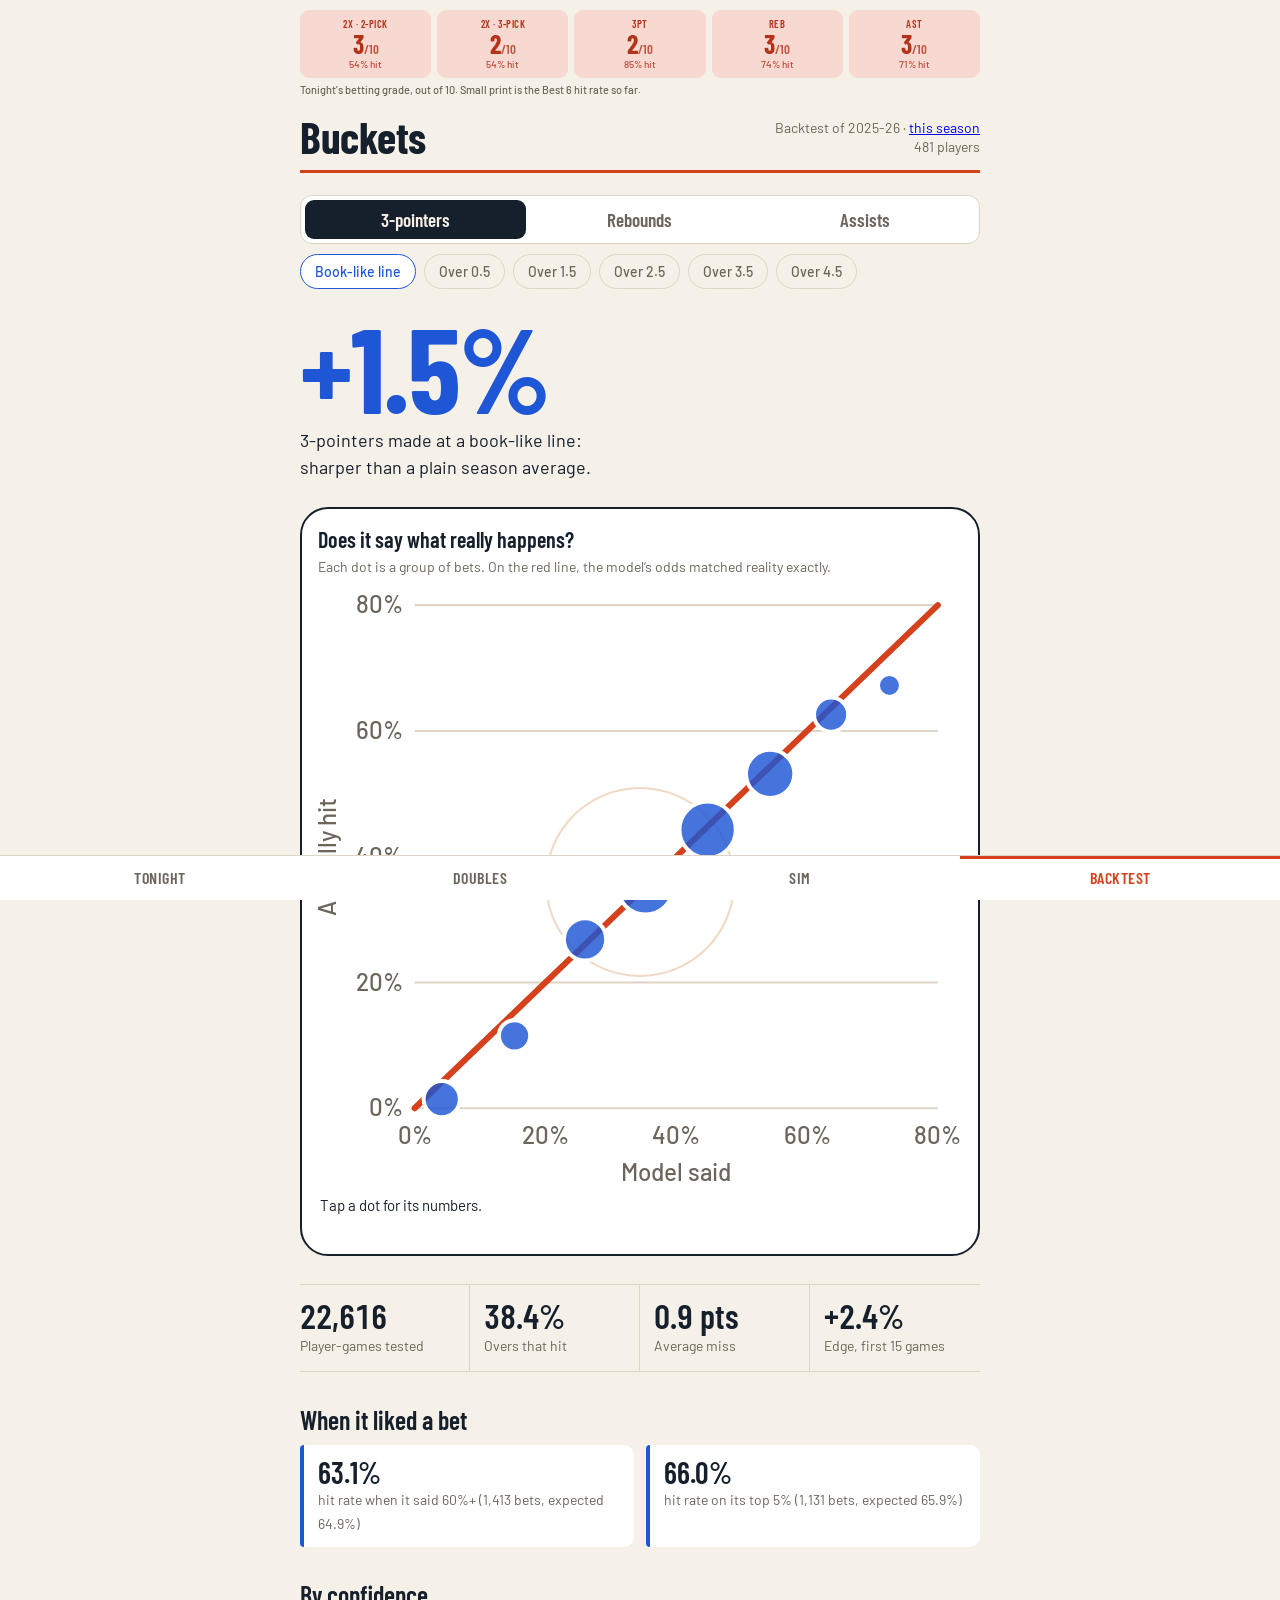
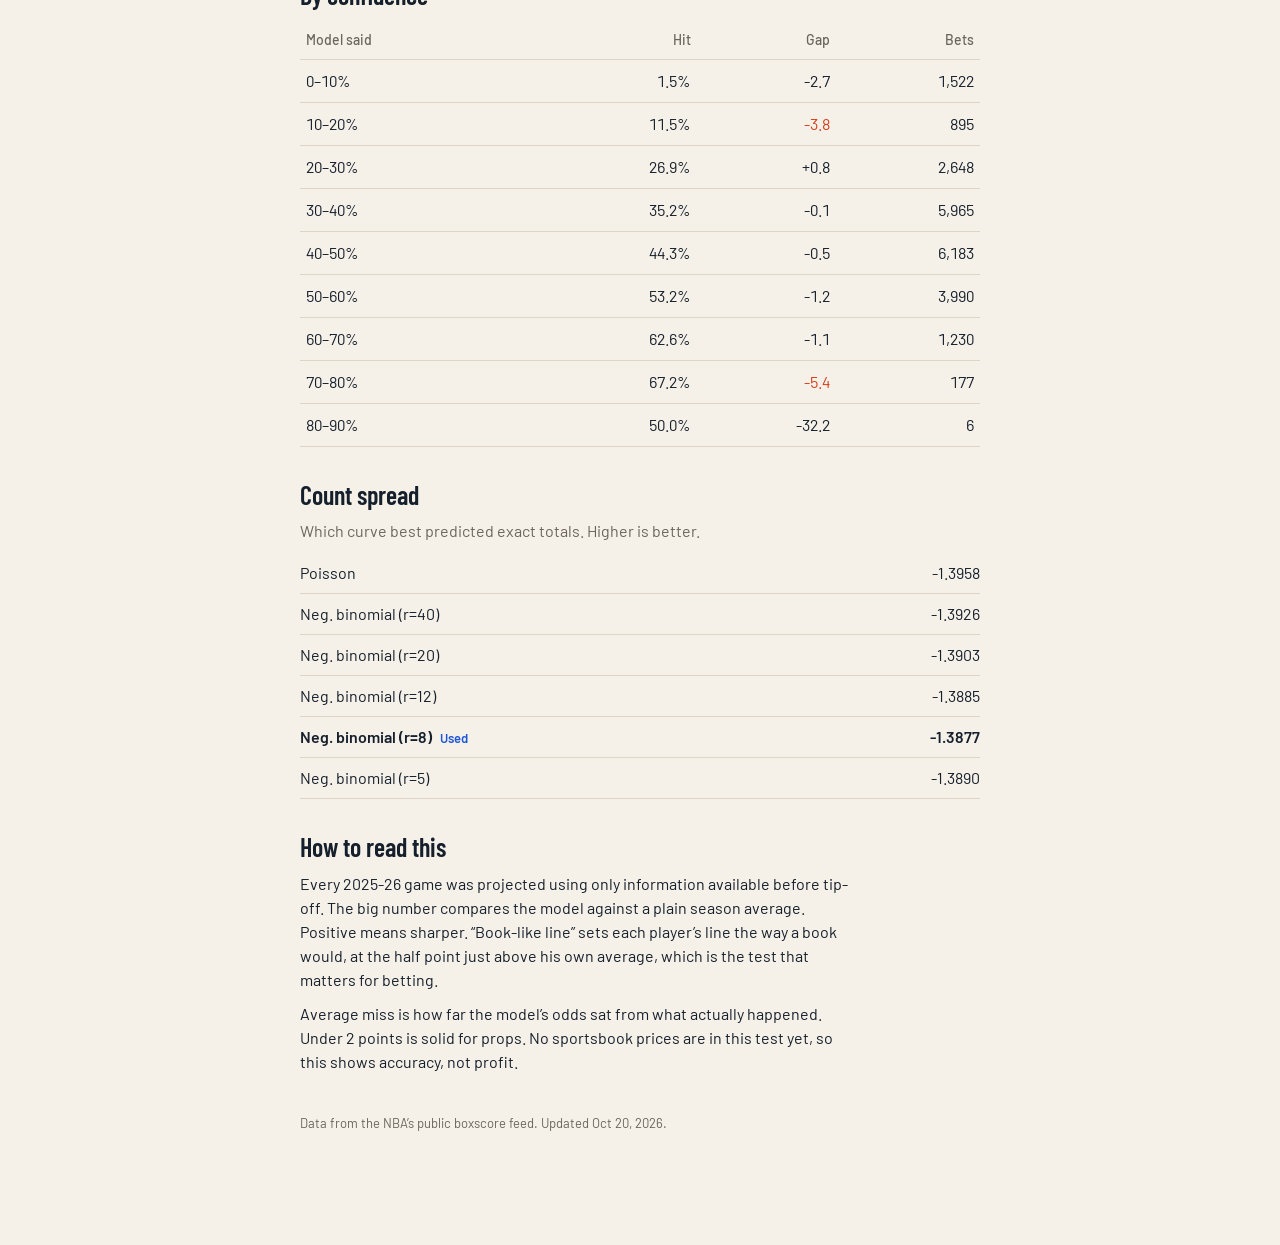
<file: docs/app.html>
<!doctype html>
<html lang="en">
<head>
<meta charset="utf-8">
<meta name="viewport" content="width=device-width, initial-scale=1, viewport-fit=cover">
<meta name="apple-mobile-web-app-capable" content="yes">
<meta name="apple-mobile-web-app-status-bar-style" content="default">
<meta name="apple-mobile-web-app-title" content="Buckets">
<title>Buckets — NBA model backtest</title>
<link rel="preconnect" href="https://fonts.googleapis.com">
<link rel="preconnect" href="https://fonts.gstatic.com" crossorigin>
<link href="https://fonts.googleapis.com/css2?family=Barlow+Condensed:wght@500;600;700&family=Barlow:wght@400;500;600&display=swap" rel="stylesheet">
<link rel="icon" type="image/png" href="favicon.png">
<link rel="apple-touch-icon" href="apple-touch-icon.png">
<link rel="manifest" href="manifest.json">
<meta name="theme-color" content="#14110E">
<link rel="stylesheet" href="style.css">
</head>
<body>
<main>
  <header class="masthead">
    <h1 class="wordmark">Buckets</h1>
    <p><span id="meta">NBA props model</span></p>
  </header>
  <div id="app" hidden>
    <div class="switch" role="group" aria-label="Market">
      <button data-market="thr" aria-pressed="true">3-pointers</button>
      <button data-market="reb" aria-pressed="false">Rebounds</button>
      <button data-market="ast" aria-pressed="false">Assists</button>
    </div>
    <div class="lines" id="lines" role="group" aria-label="Line"></div>
    <div class="verdict">
      <span class="num" id="skill"></span>
      <p id="verdictText"></p>
    </div>
    <div class="rink">
      <h2>Does it say what really happens?</h2>
      <p class="sub">Each dot is a group of bets. On the red line, the model’s odds matched reality exactly.</p>
      <svg id="chart" viewBox="0 0 320 300" role="img" aria-label="Calibration chart"></svg>
      <div class="readout" id="readout" aria-live="polite">Tap a dot for its numbers.</div>
    </div>
    <div class="facts">
      <div class="fact"><b id="fN"></b><span>Player-games tested</span></div>
      <div class="fact"><b id="fBase"></b><span>Overs that hit</span></div>
      <div class="fact"><b id="fEce"></b><span>Average miss</span></div>
      <div class="fact"><b id="fEarly"></b><span>Edge, first 15 games</span></div>
    </div>
    <section class="block">
      <h2>When it liked a bet</h2>
      <div class="conf">
        <div><b id="c60"></b><span id="c60s"></span></div>
        <div><b id="ctop"></b><span id="ctops"></span></div>
      </div>
    </section>
    <section class="block">
      <h2>By confidence</h2>
      <div class="tablewrap">
        <table>
          <thead><tr><th>Model said</th><th>Hit</th><th>Gap</th><th>Bets</th></tr></thead>
          <tbody id="rows"></tbody>
        </table>
      </div>
    </section>
    <section class="block" id="fitBlock">
      <h2>Count spread</h2>
      <p class="muted">Which curve best predicted exact totals. Higher is better.</p>
      <ul class="fits" id="fits"></ul>
    </section>
    <section class="block">
      <h2>How to read this</h2>
      <p>Every 2025-26 game was projected using only information available before tip-off. The big number compares the model against a plain season average. Positive means sharper. “Book-like line” sets each player’s line the way a book would, at the half point just above his own average, which is the test that matters for betting.</p>
      <p>Average miss is how far the model’s odds sat from what actually happened. Under 2 points is solid for props. No sportsbook prices are in this test yet, so this shows accuracy, not profit.</p>
    </section>
  </div>
  <div class="empty" id="empty" hidden>
    <h2>No backtest yet</h2>
    <p>Results appear here after the pipeline runs once.</p>
    <ol>
      <li>Open the repo’s Actions tab.</li>
      <li>Choose Run backtest, then Run workflow.</li>
      <li>Come back in about 15 minutes and refresh.</li>
    </ol>
  </div>
  <footer id="foot">Data from the NBA’s public boxscore feed.</footer>
</main>
<script src="app.js"></script>
<script src="nav.js"></script>
</body>
</html>
</file>
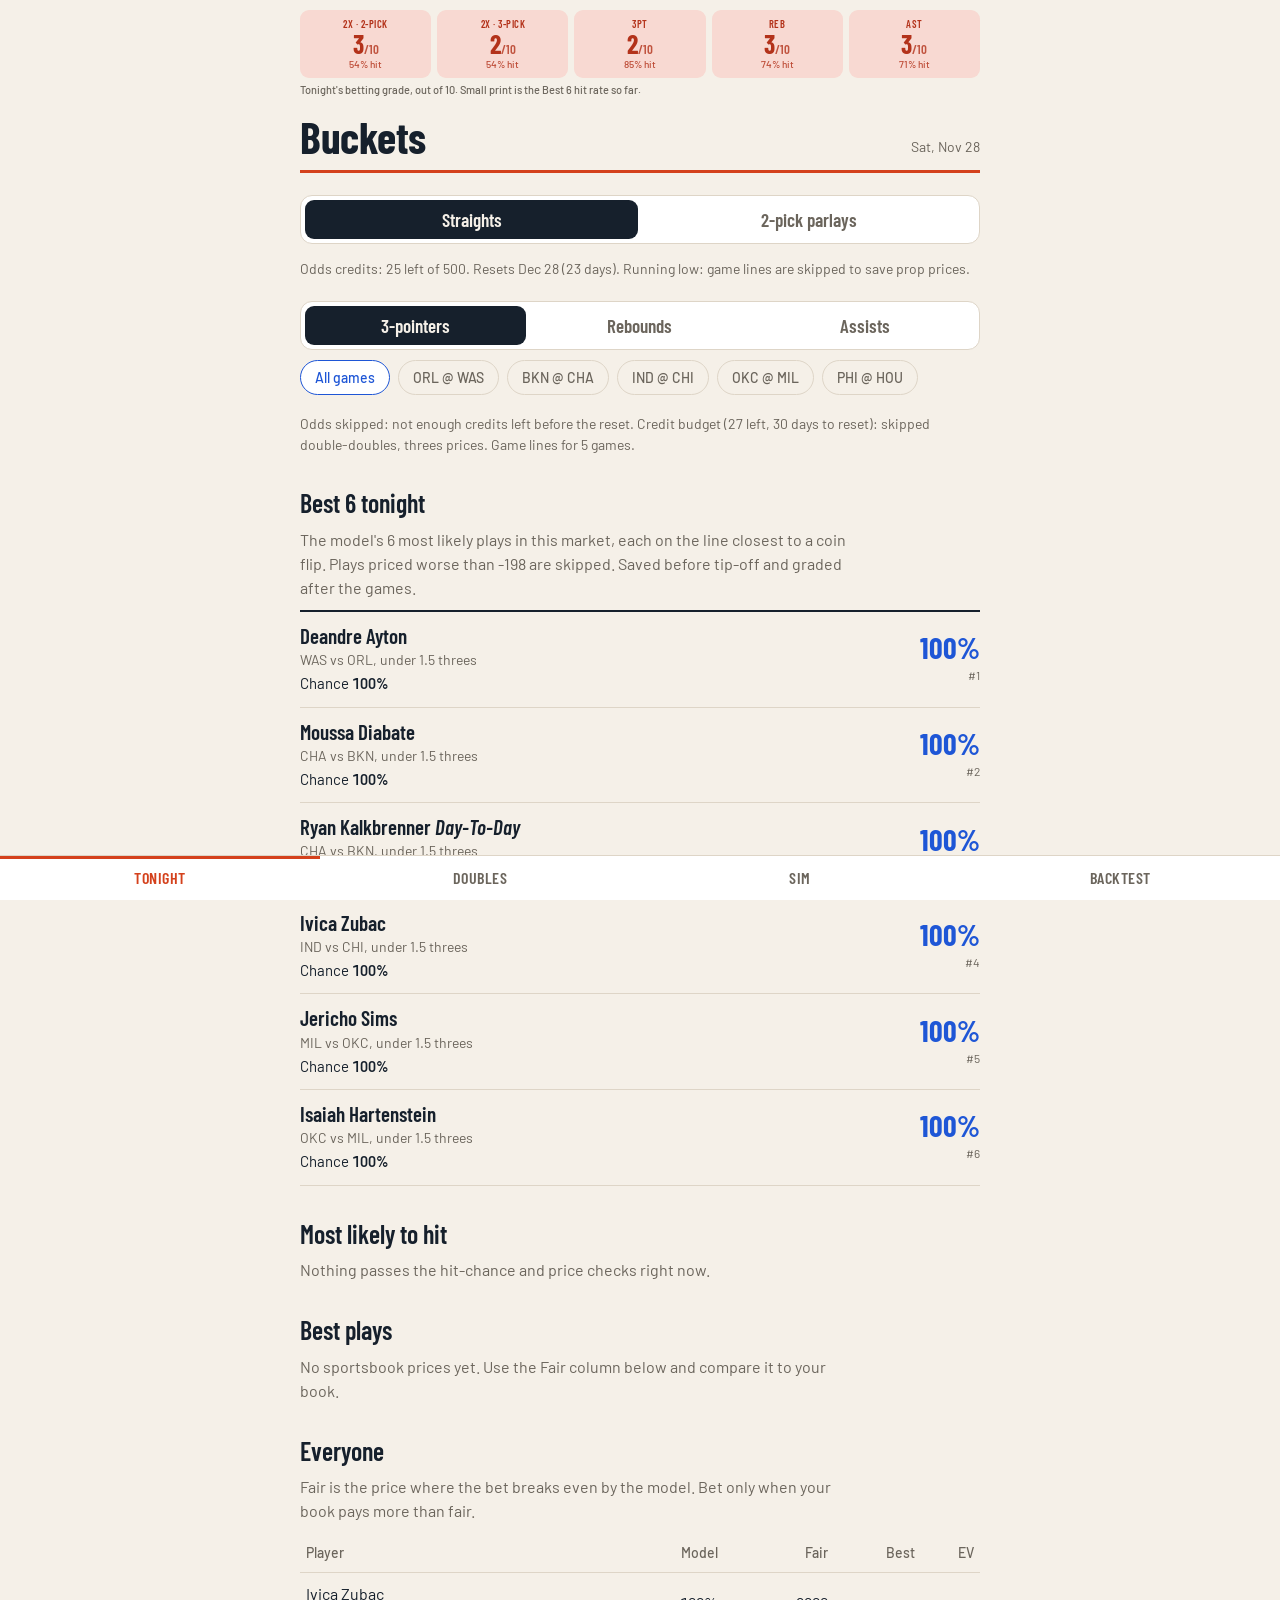
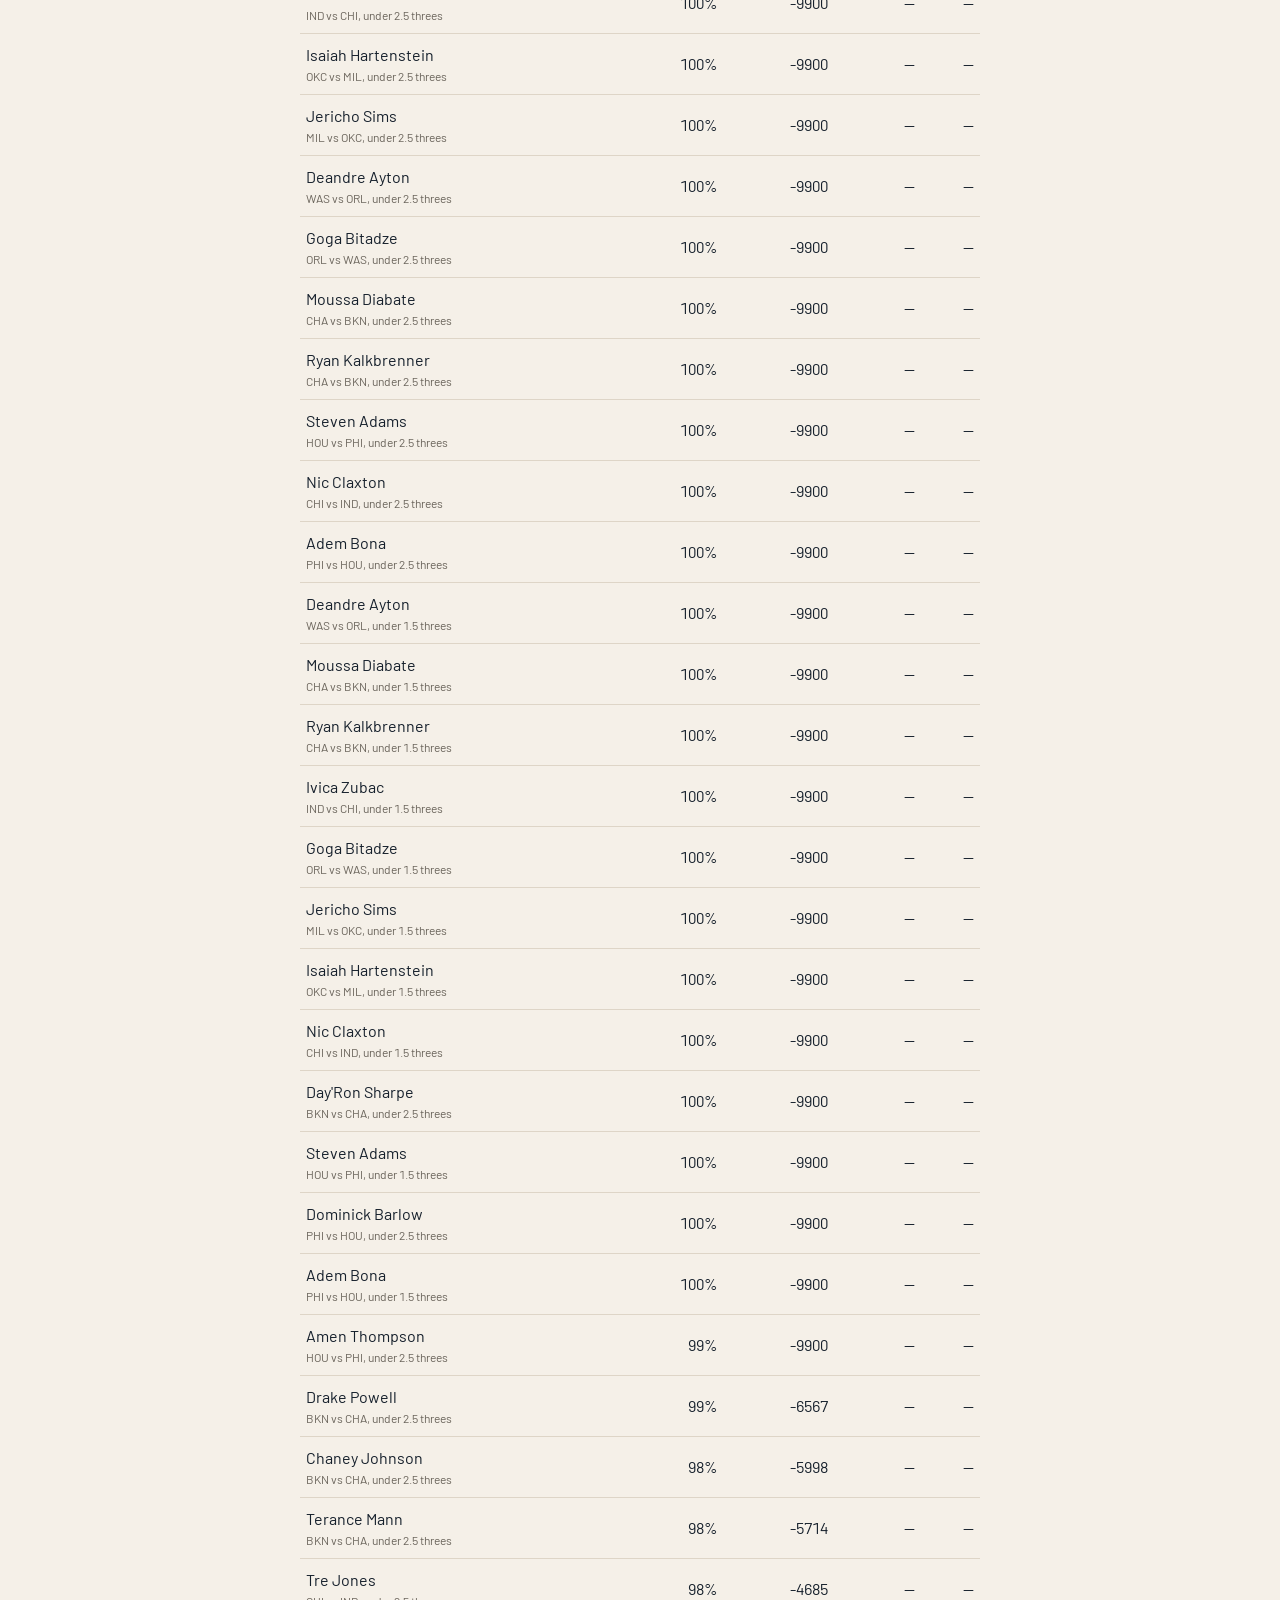
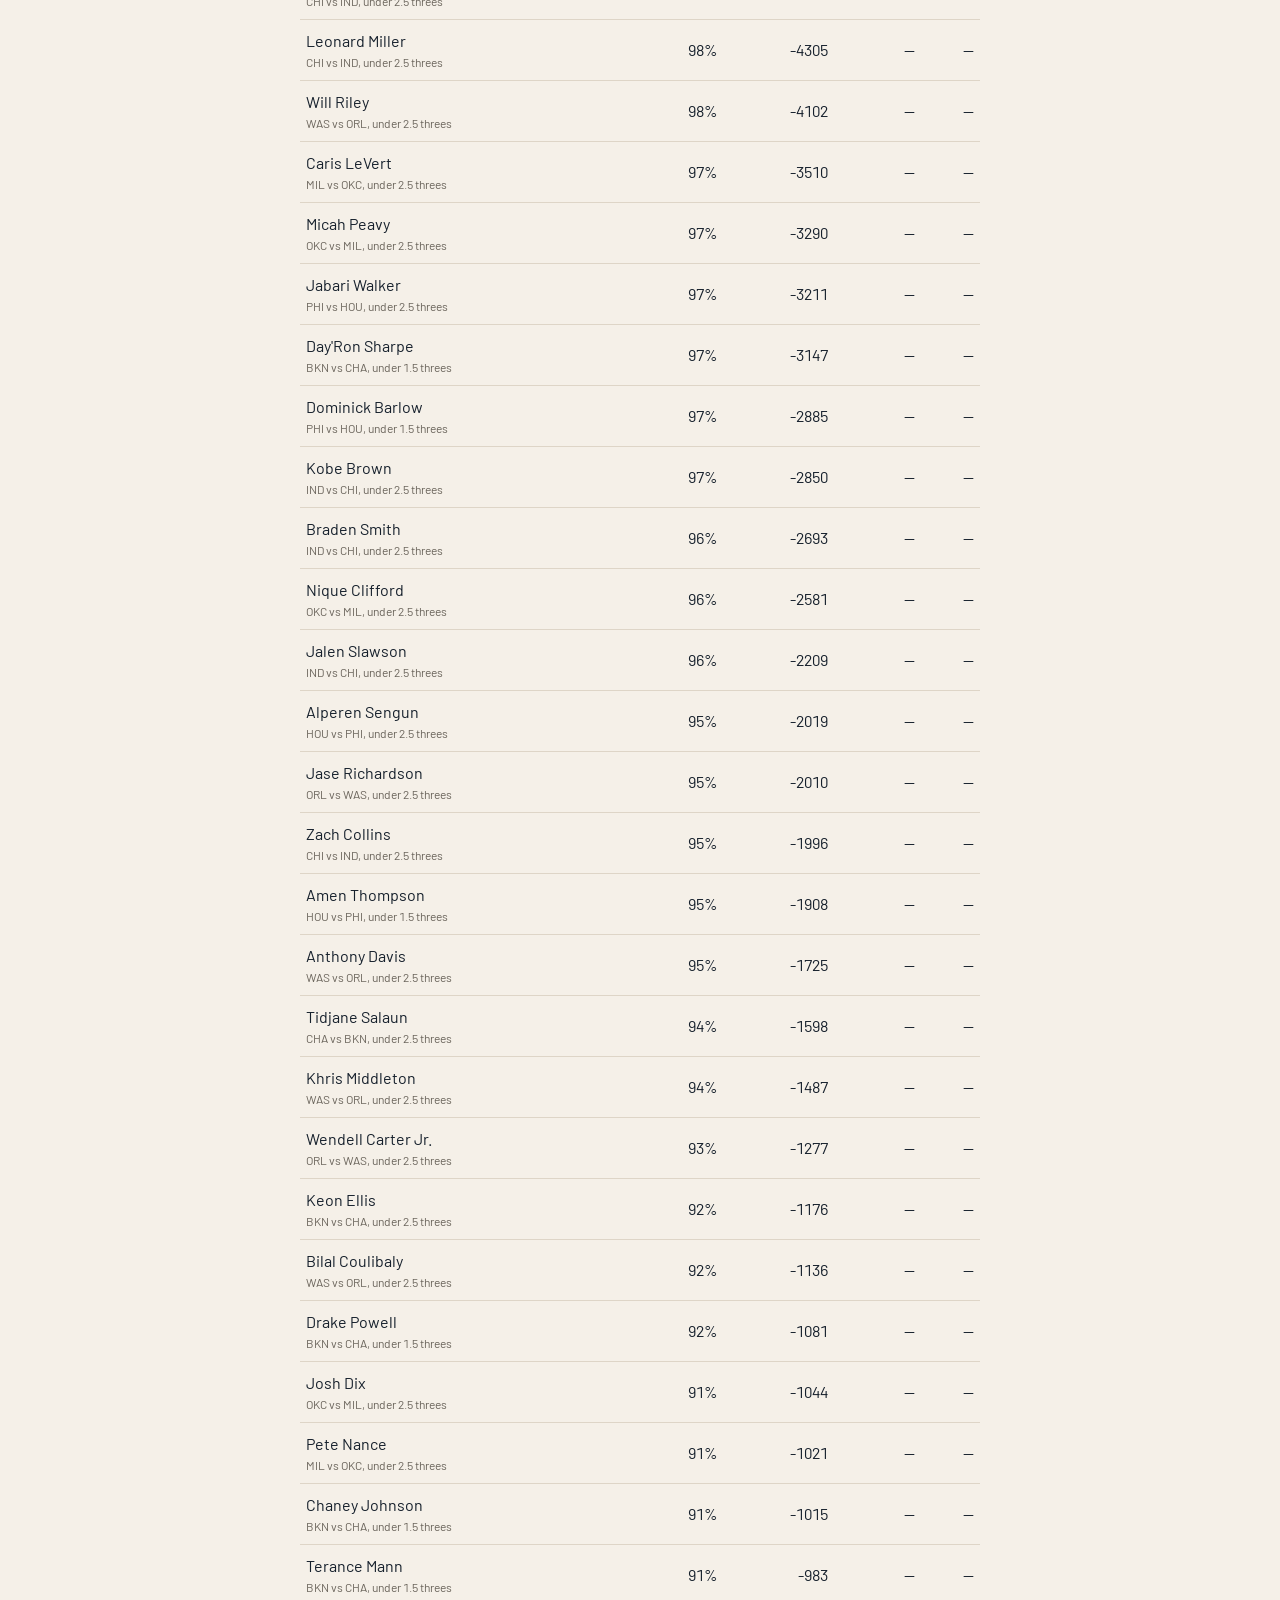
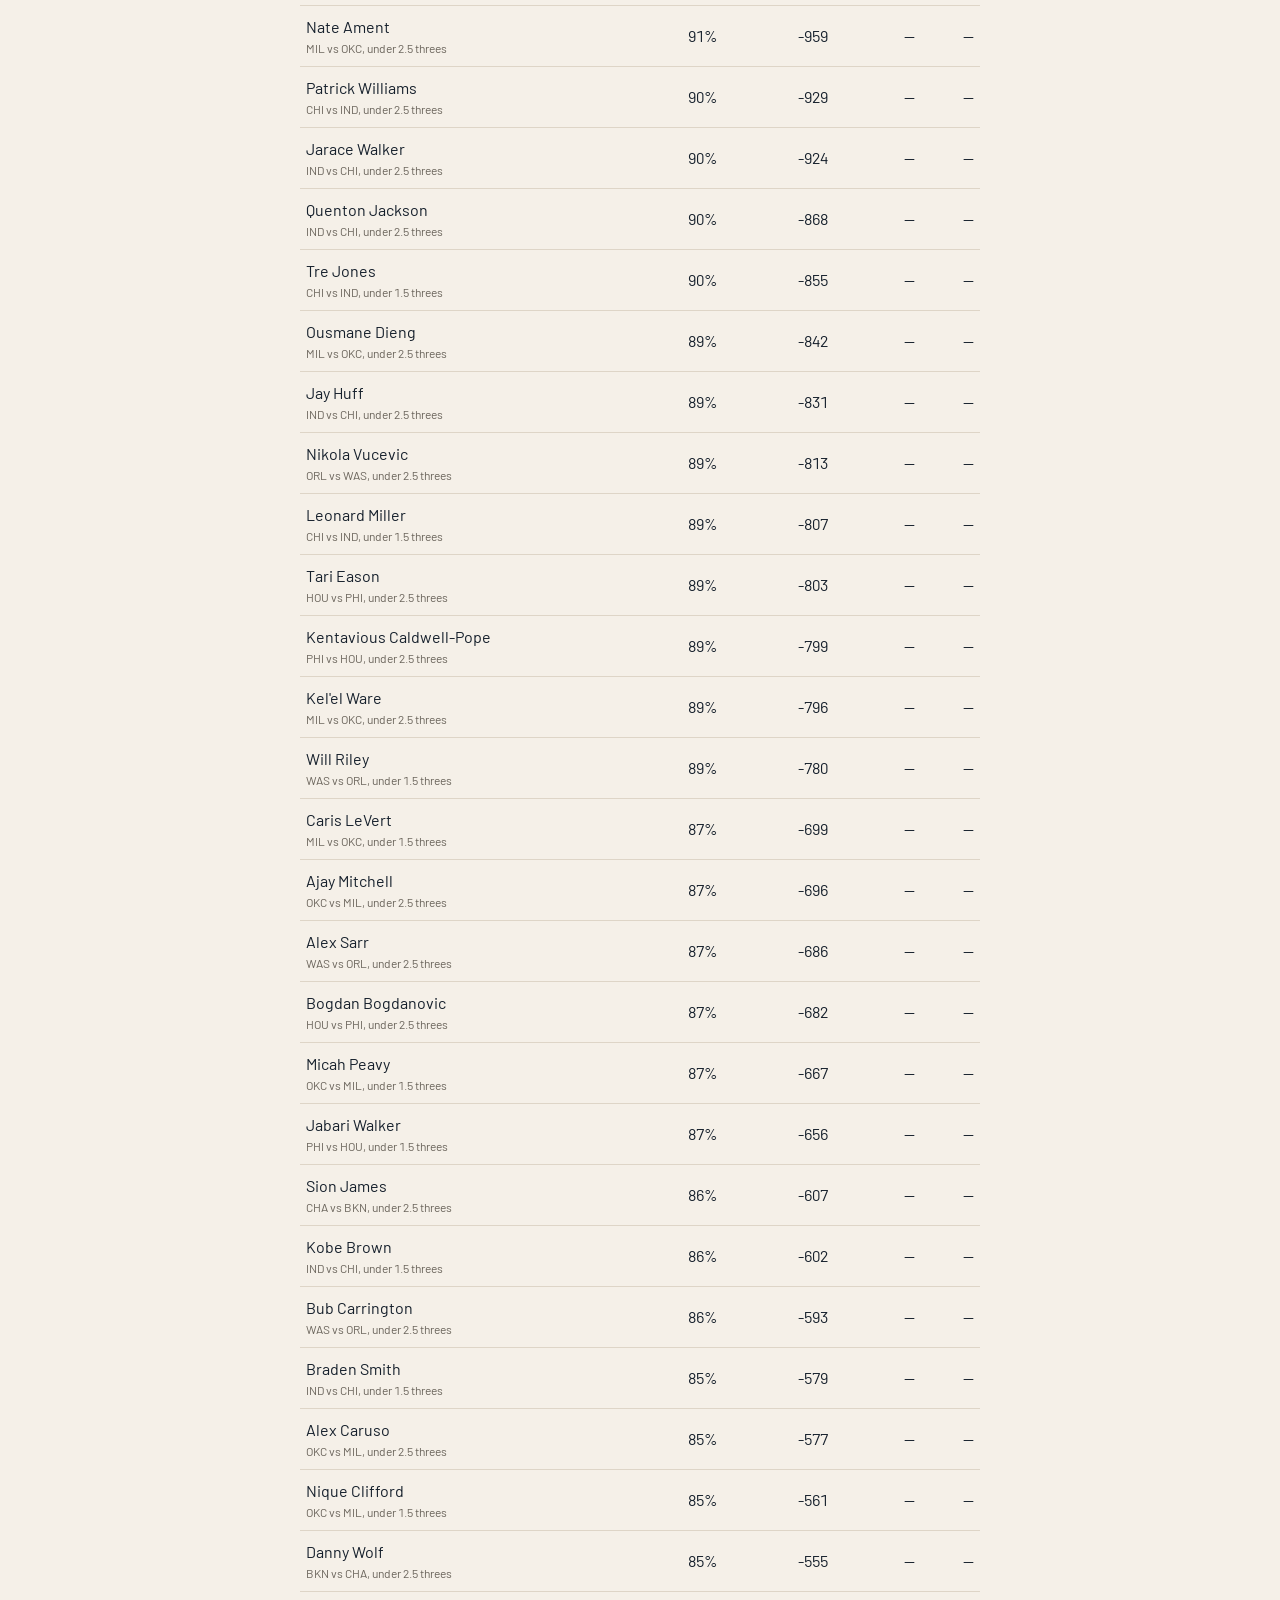
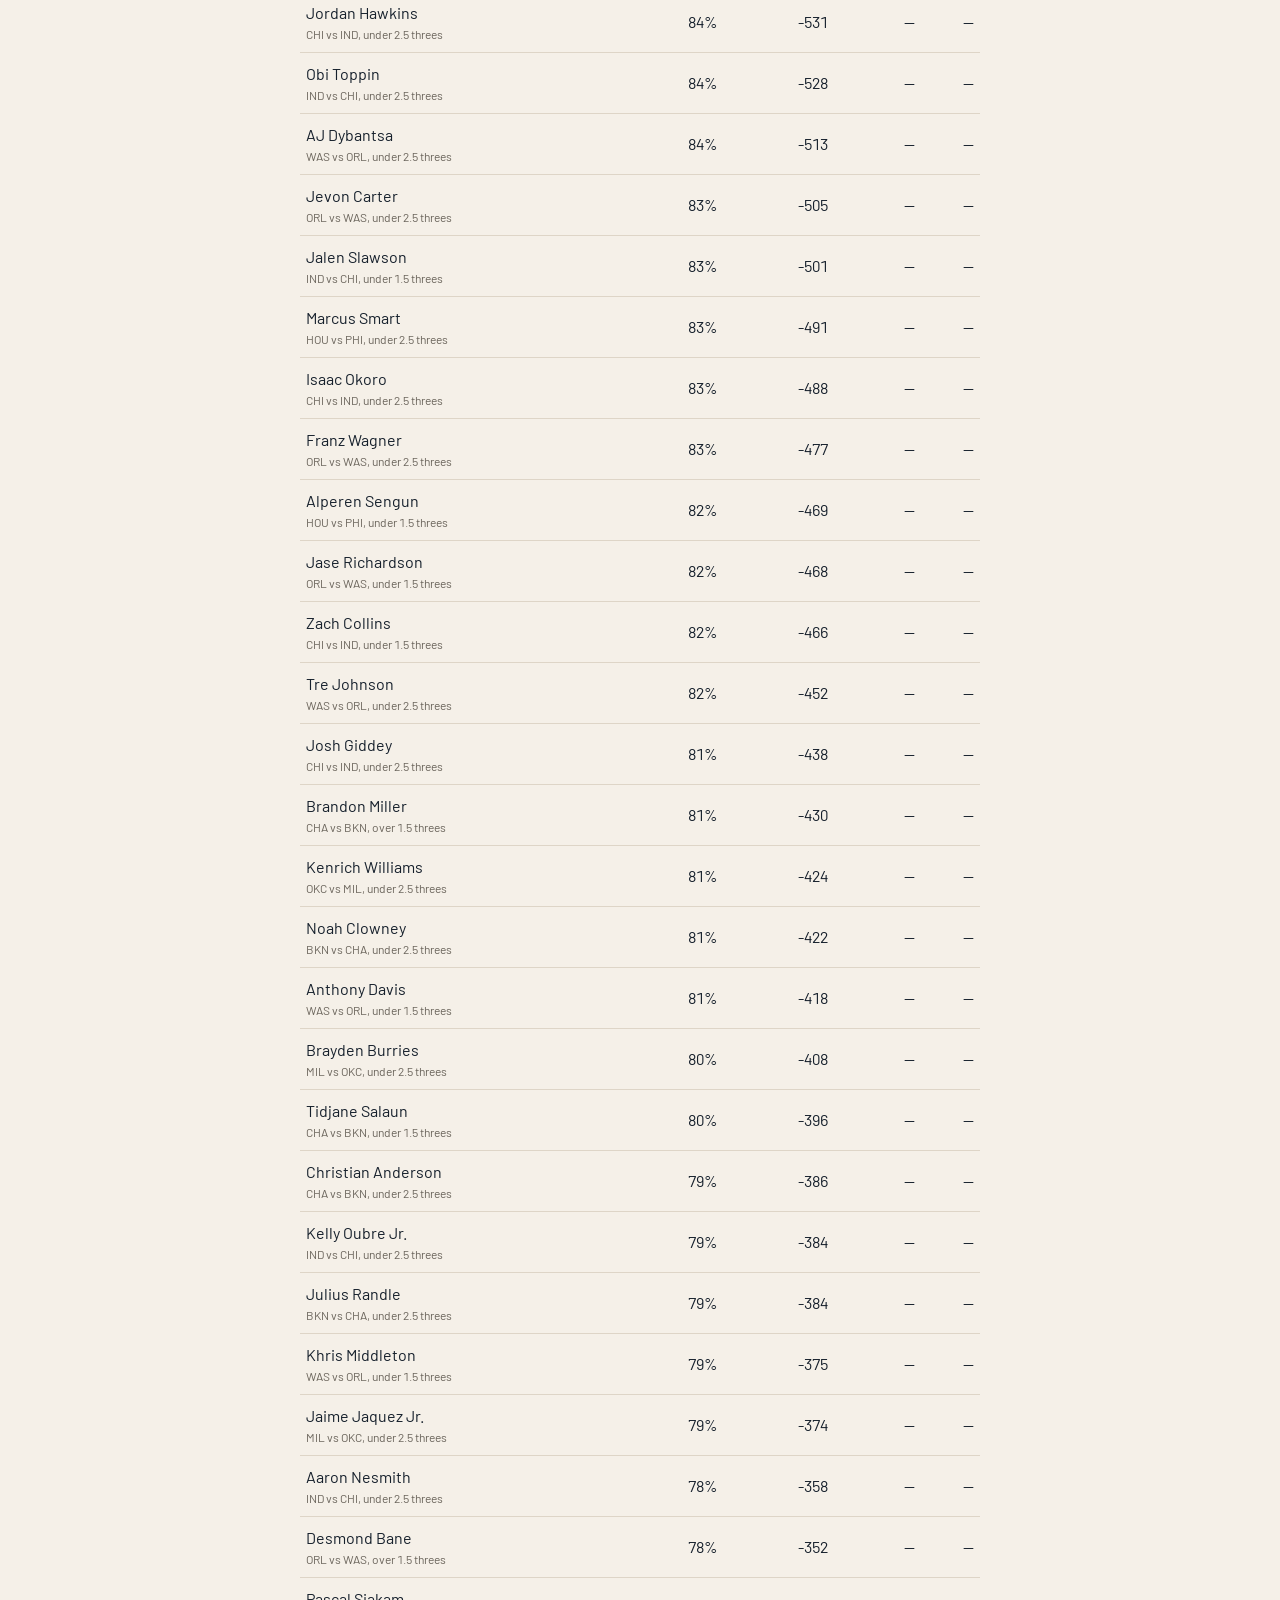
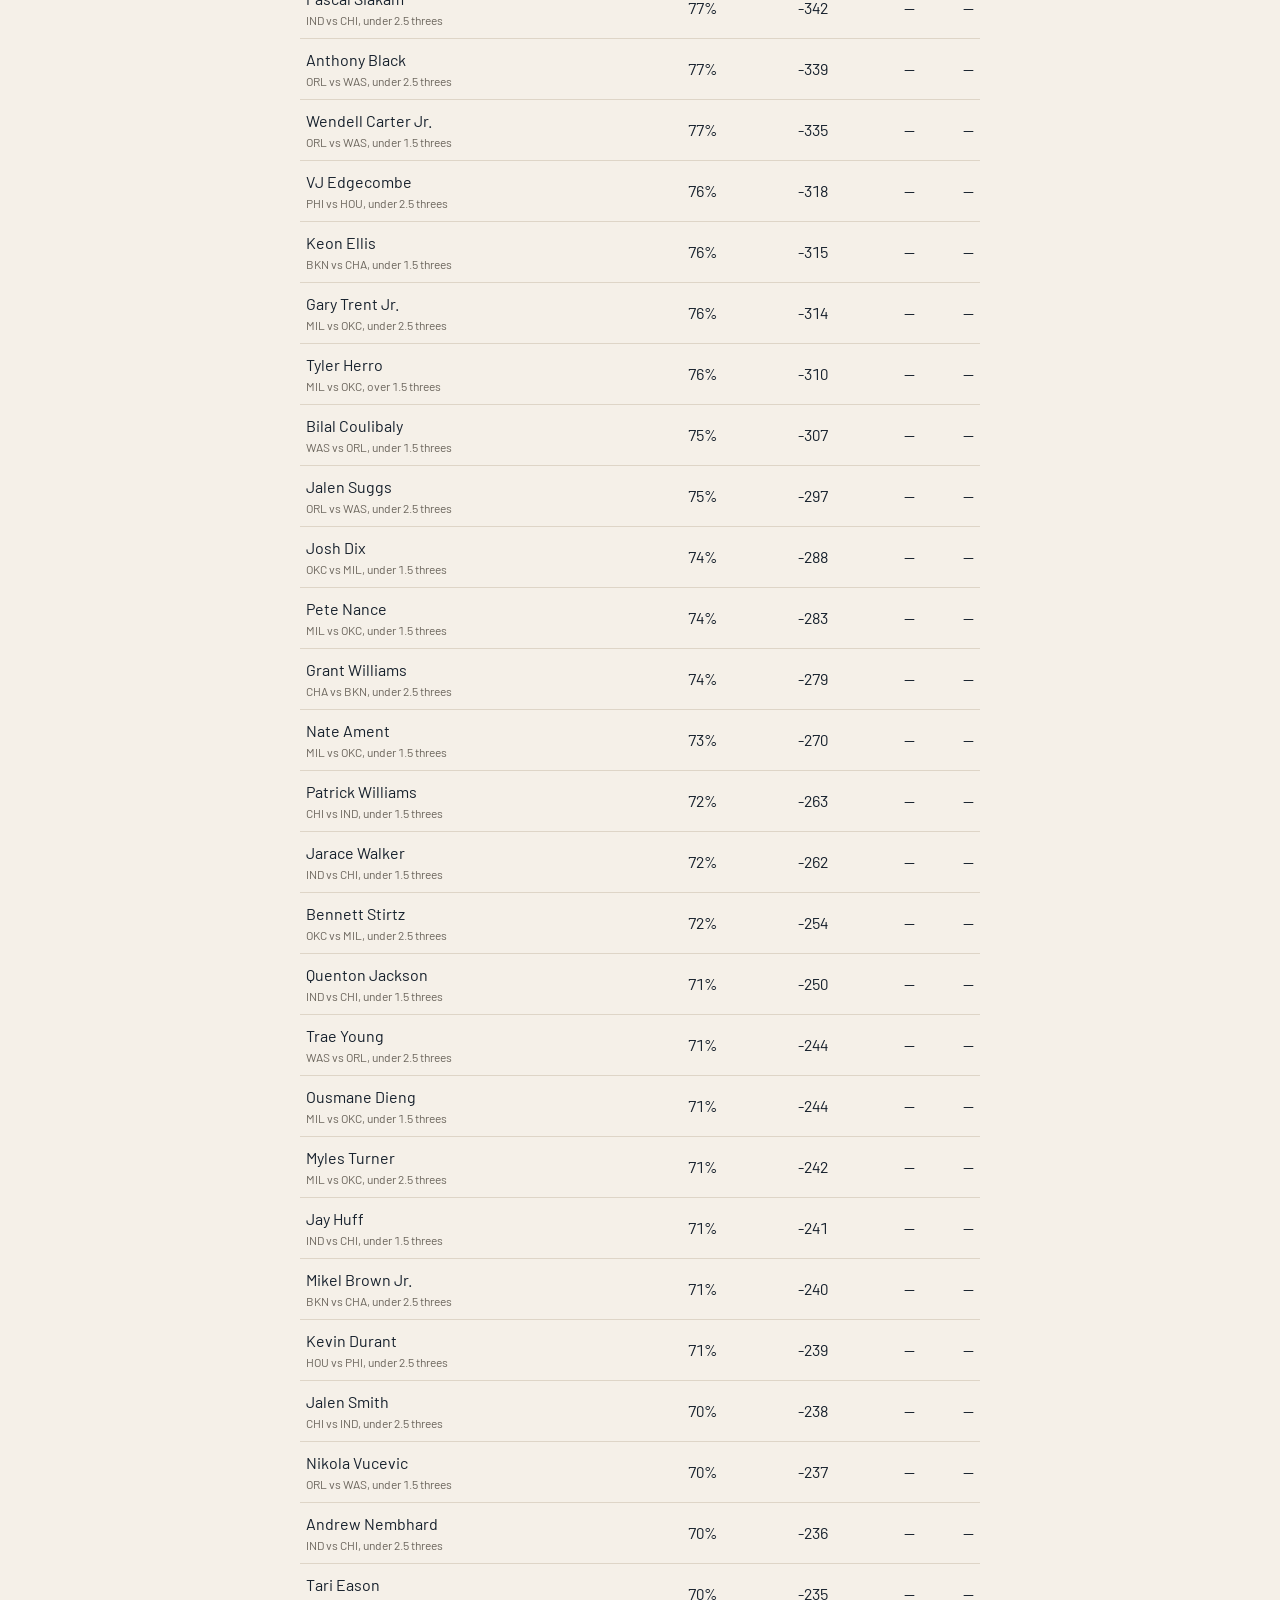
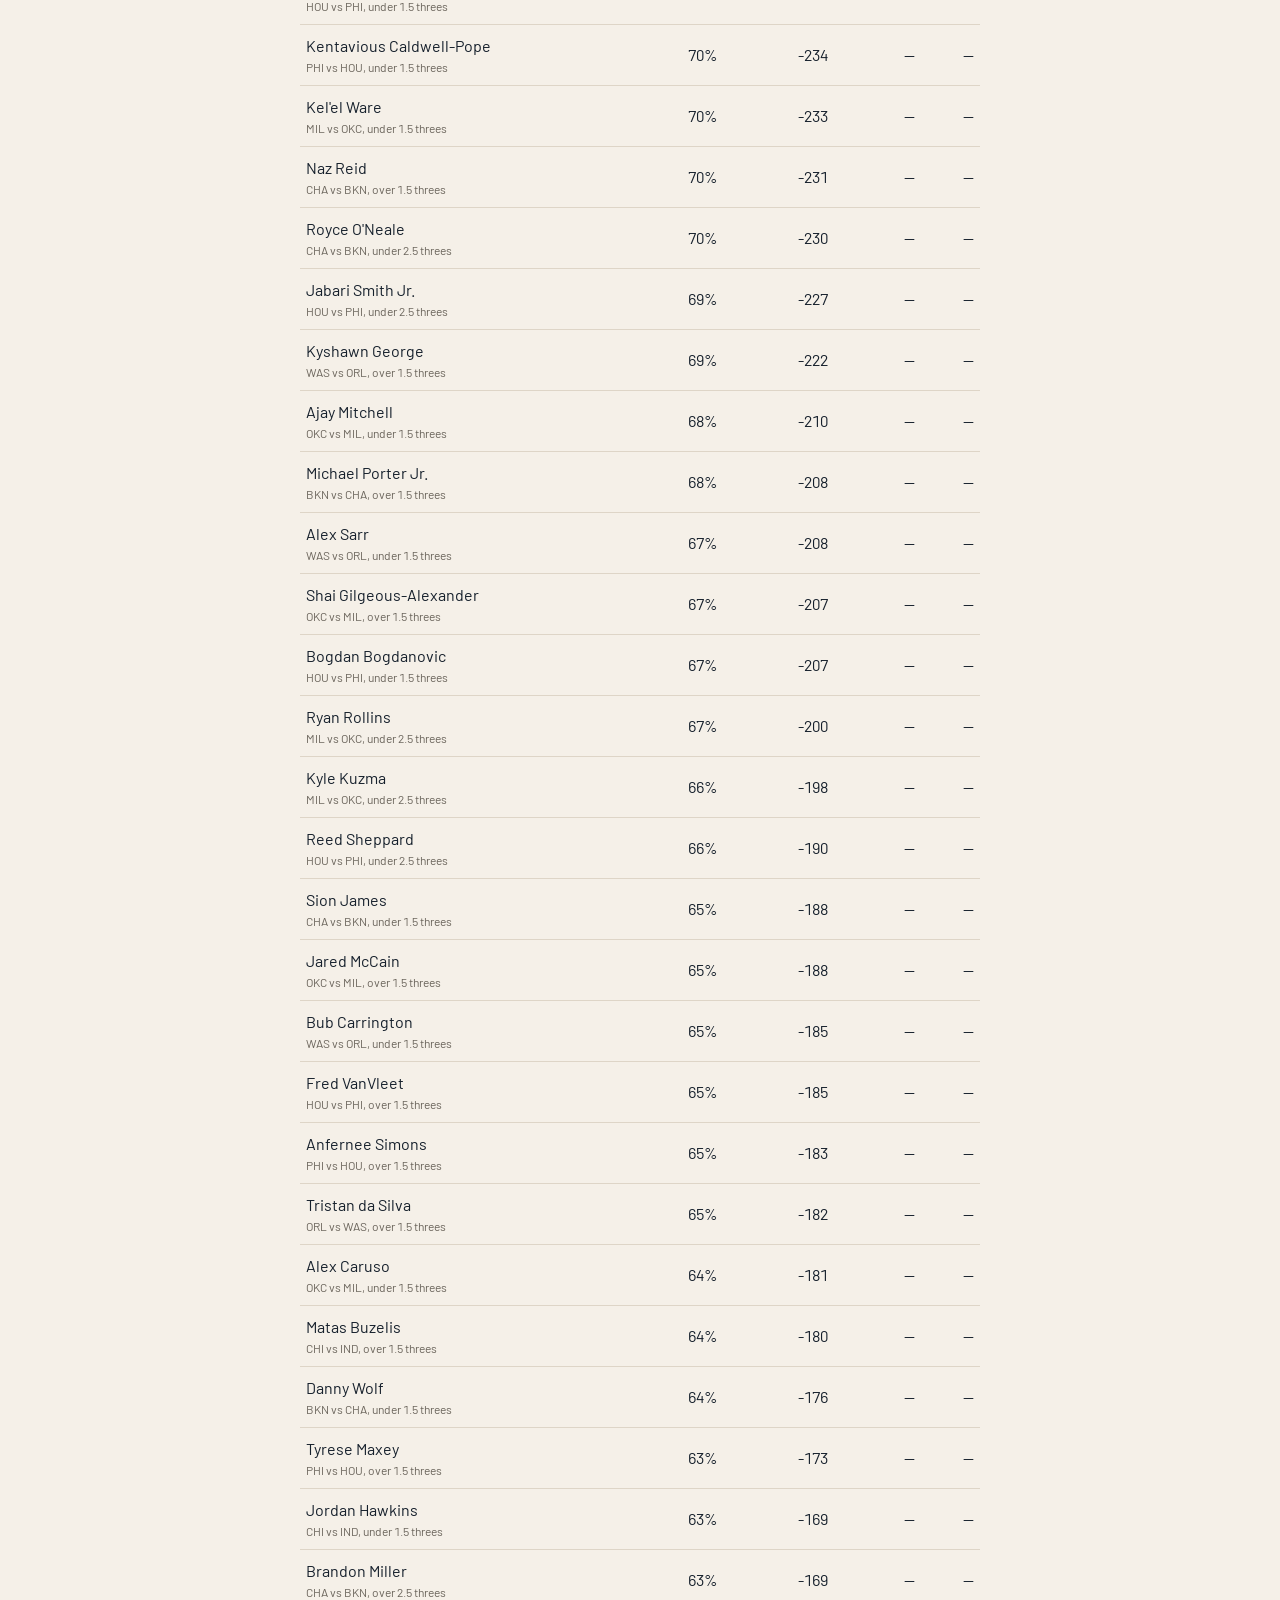
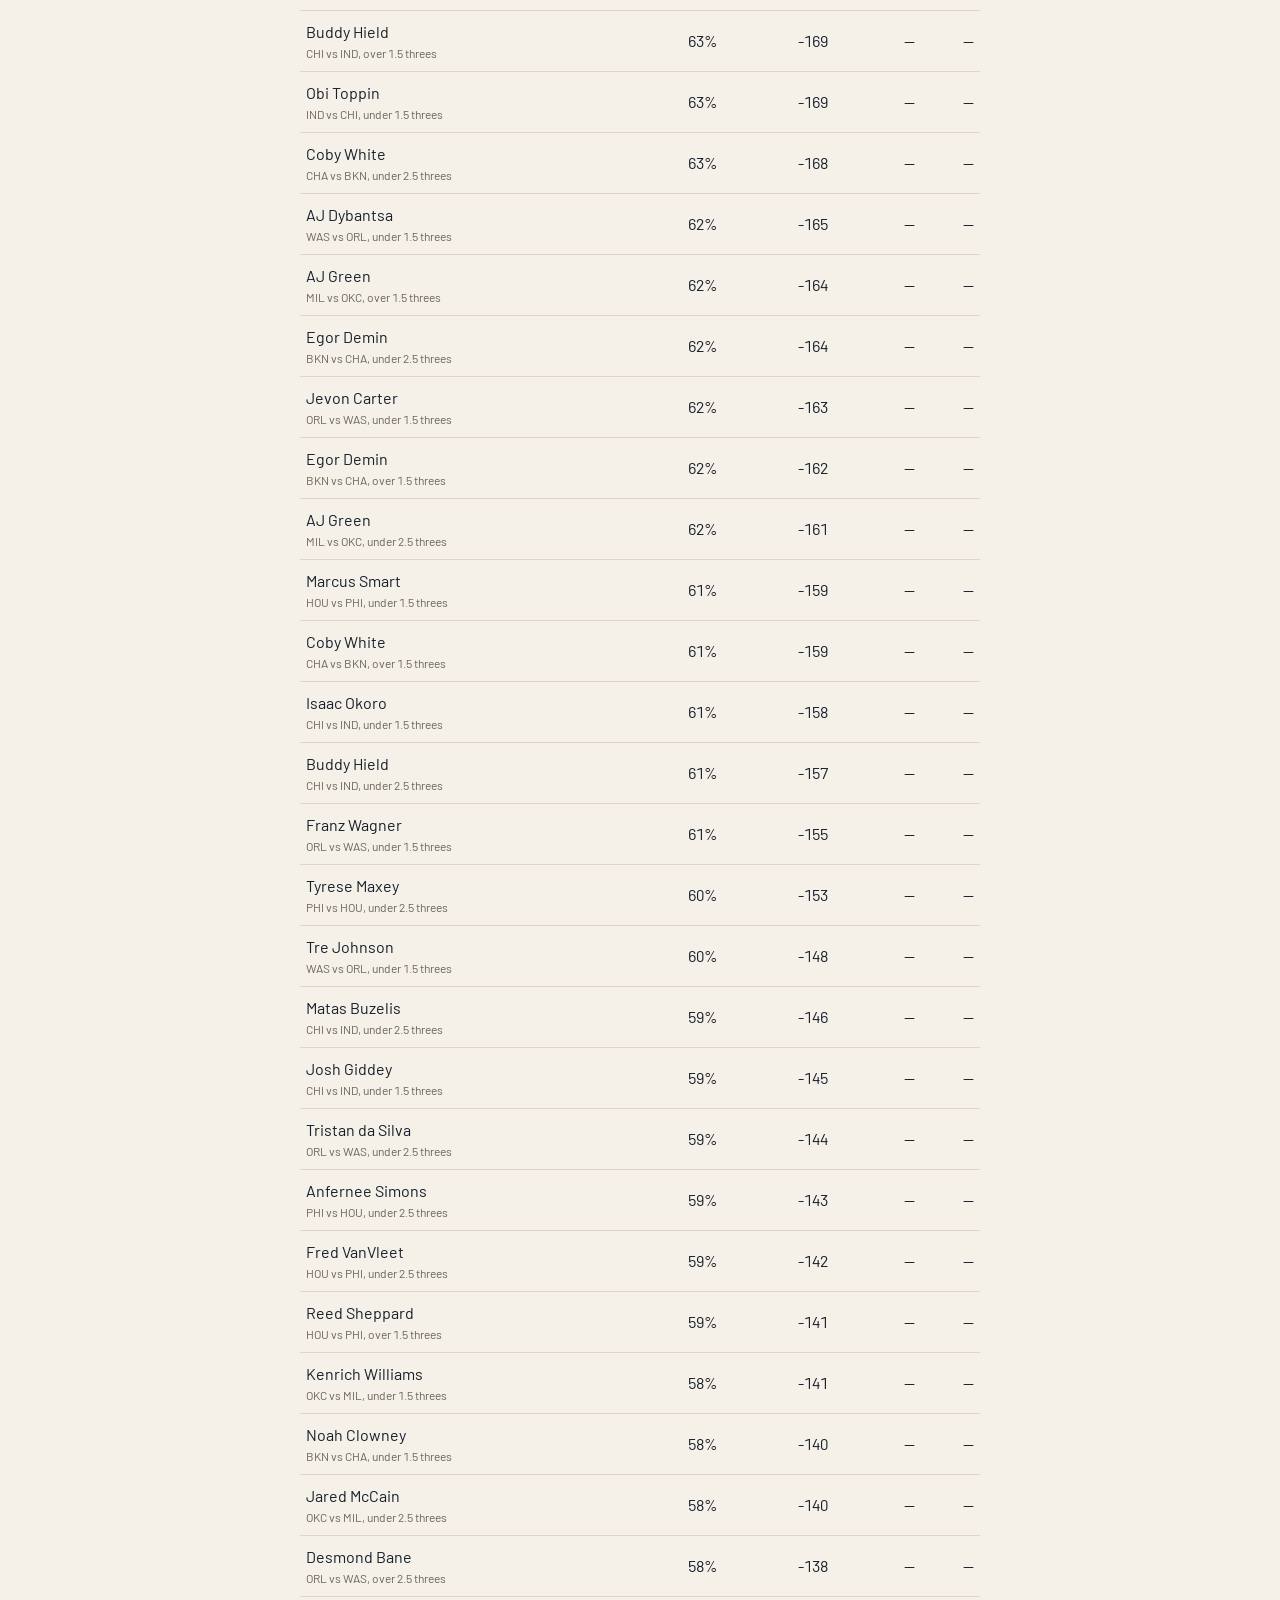
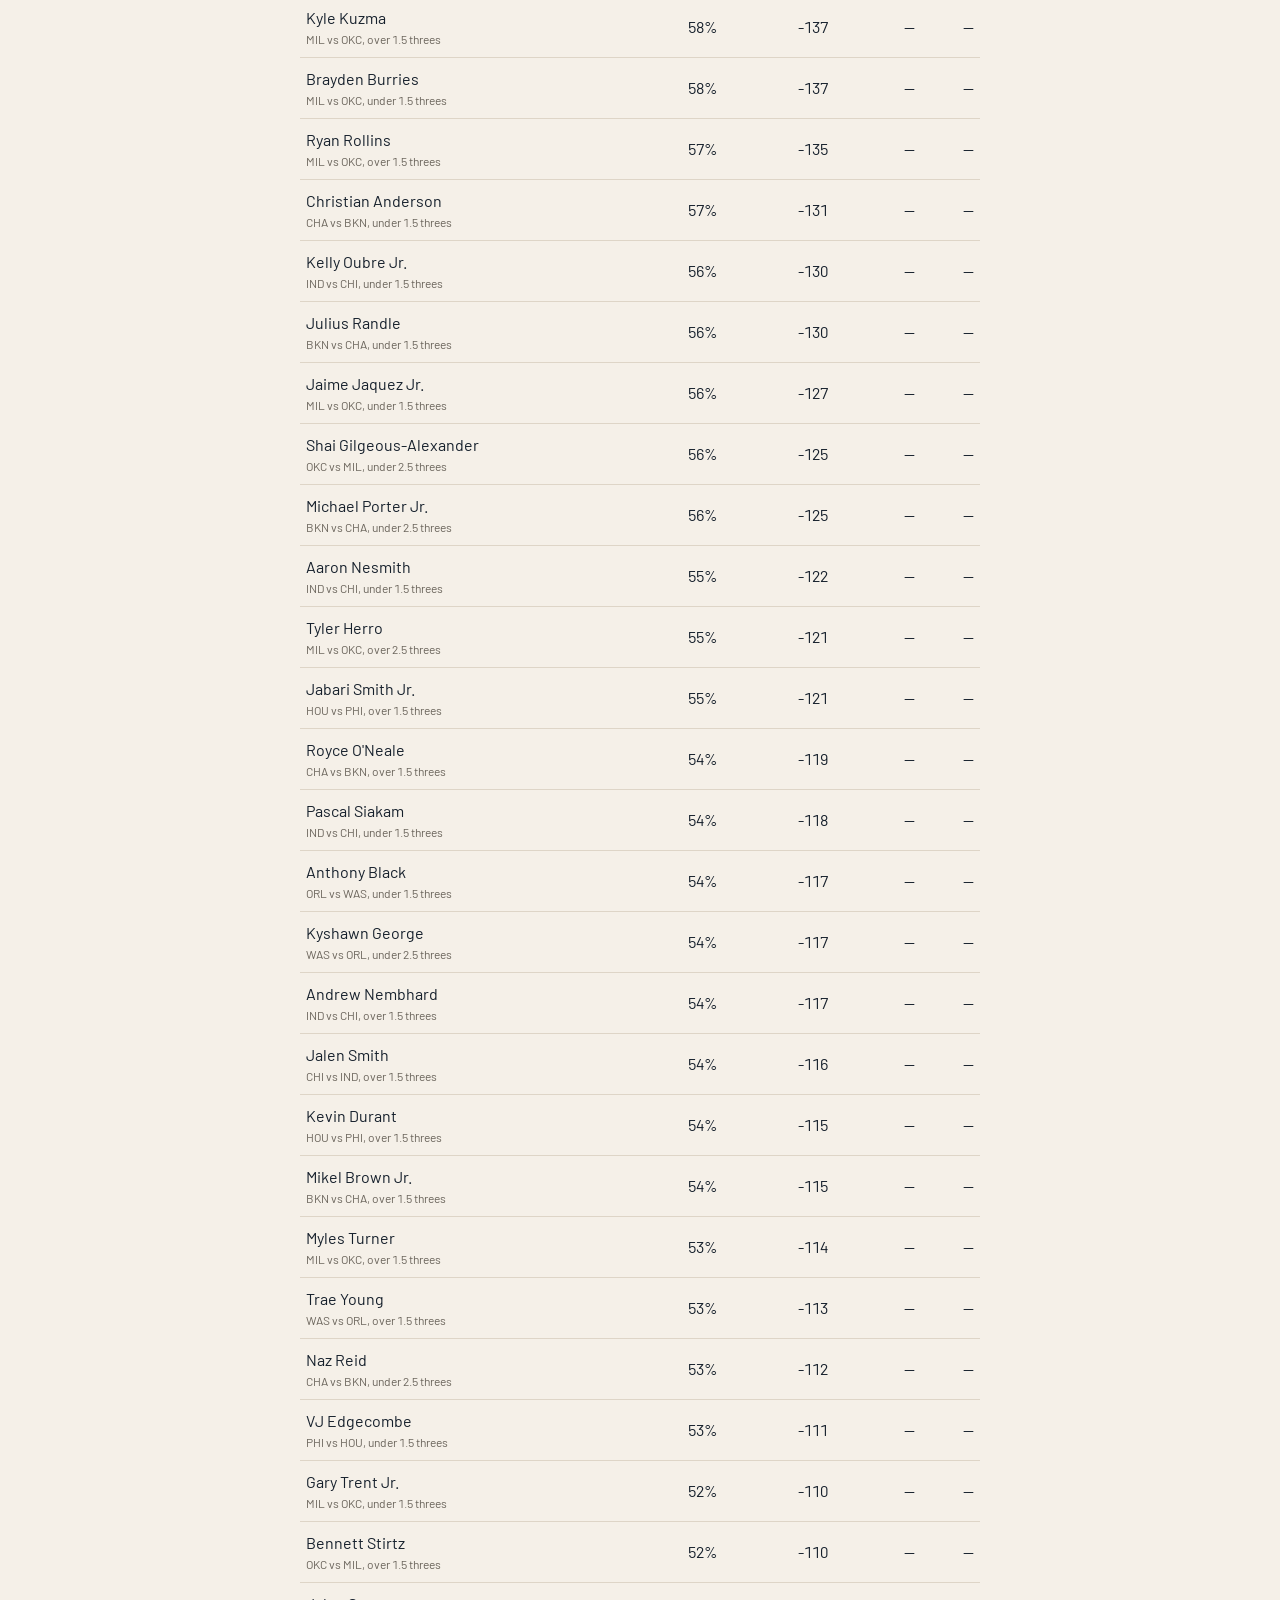
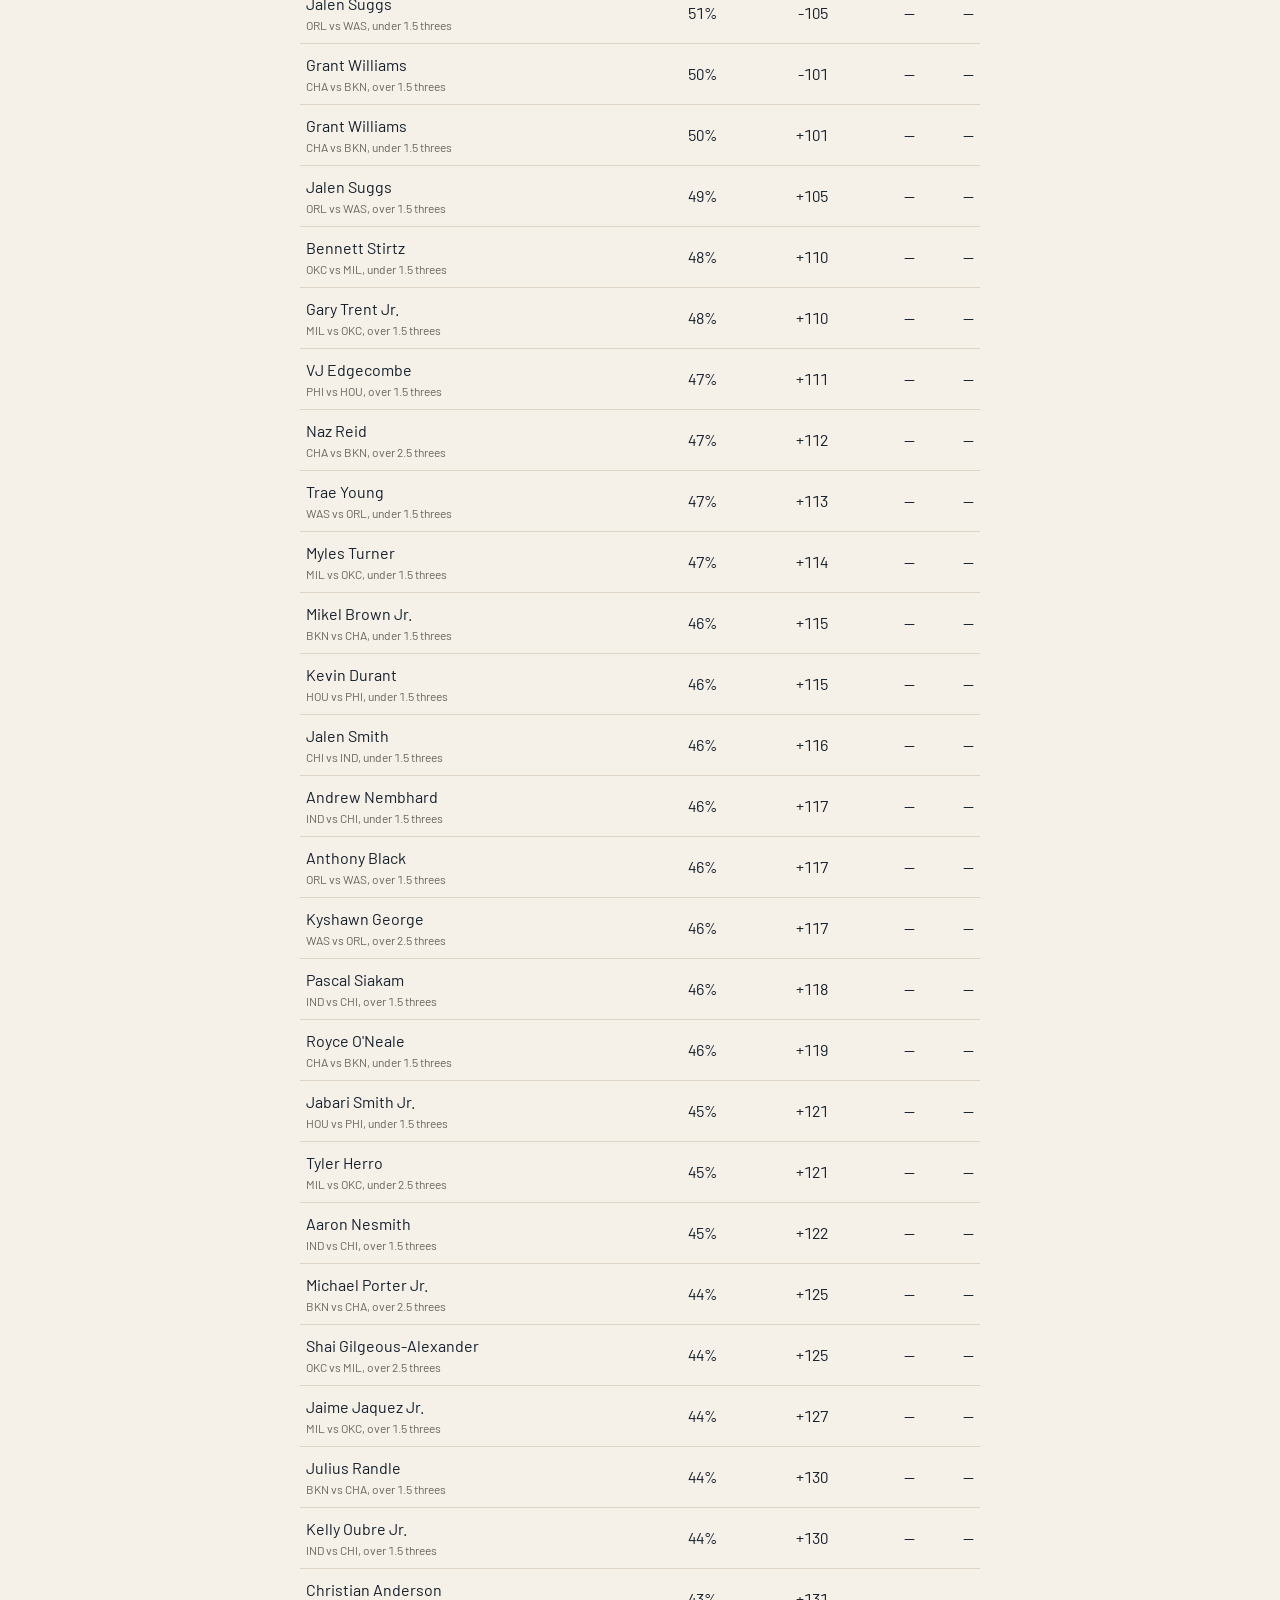
<file: docs/board.html>
<!doctype html>
<html lang="en">
<head>
<meta charset="utf-8">
<meta name="viewport" content="width=device-width, initial-scale=1, viewport-fit=cover">
<meta name="apple-mobile-web-app-capable" content="yes">
<meta name="apple-mobile-web-app-title" content="Buckets">
<title>Buckets — Tonight</title>
<link rel="preconnect" href="https://fonts.googleapis.com">
<link rel="preconnect" href="https://fonts.gstatic.com" crossorigin>
<link href="https://fonts.googleapis.com/css2?family=Barlow+Condensed:wght@500;600;700&family=Barlow:wght@400;500;600&display=swap" rel="stylesheet">
<link rel="icon" type="image/png" href="favicon.png">
<link rel="apple-touch-icon" href="apple-touch-icon.png">
<link rel="manifest" href="manifest.json">
<meta name="theme-color" content="#14110E">
<link rel="stylesheet" href="style.css">
<link rel="stylesheet" href="board.css">
</head>
<body>
<main>
  <header class="masthead">
    <h1 class="wordmark">Buckets</h1>
    <p><span id="when">Tonight</span></p>
  </header>
  <div id="app" hidden>
    <div class="switch two" role="group" aria-label="View" id="views">
      <button data-view="straight" aria-pressed="true">Straights</button>
      <button data-view="parlay" aria-pressed="false">2-pick parlays</button>
    </div>
    <p class="status" id="credits"></p>
    <section id="parlays" hidden>
      <section class="block">
        <h2>Best value parlays</h2>
        <p class="muted" id="parlayNote"></p>
        <ol class="plays" id="parlayEv"></ol>
      </section>
      <section class="block">
        <h2>Most likely to hit</h2>
        <p class="muted">Highest chance both legs win, among pairs that aren’t overpriced.</p>
        <ol class="plays" id="parlaySafe"></ol>
      </section>
    </section>
    <div id="straights">
    <div class="switch" role="group" aria-label="Market">
      <button data-market="thr" aria-pressed="true">3-pointers</button>
      <button data-market="reb" aria-pressed="false">Rebounds</button>
      <button data-market="ast" aria-pressed="false">Assists</button>
    </div>
    <div class="chips" id="games" role="group" aria-label="Game"></div>
    <p class="status" id="status"></p>
    <section class="block" id="sixBlock" hidden>
      <h2>Best 6 tonight</h2>
      <p class="muted" id="sixNote"></p>
      <ol class="plays" id="six"></ol>
    </section>
    <section class="block" id="likelyBlock" hidden>
      <h2>Most likely to hit</h2>
      <p class="muted" id="likelyNote"></p>
      <ol class="plays" id="likely"></ol>
    </section>
    <section class="block">
      <h2 id="bestTitle">Best plays</h2>
      <p class="muted" id="bestNote"></p>
      <ol class="plays" id="best"></ol>
    </section>
    <section class="block" id="flagBlock" hidden>
      <h2>Check before betting</h2>
      <p class="muted">The model likes these by 30% or more. In the NBA that usually means it’s missing news: a player ruled out, a minutes limit, a starter returning. Check the injury report first.</p>
      <ol class="plays" id="flags"></ol>
    </section>
    <section class="block">
      <h2>Everyone</h2>
      <p class="muted">Fair is the price where the bet breaks even by the model. Bet only when your book pays more than fair.</p>
      <div class="tablewrap">
        <table>
          <thead><tr><th>Player</th><th>Model</th><th>Fair</th><th>Best</th><th>EV</th></tr></thead>
          <tbody id="all"></tbody>
        </table>
      </div>
    </section>
    </div>
  </div>
  <div class="empty" id="empty" hidden>
    <h2 id="emptyTitle">No board yet</h2>
    <p id="emptyText">Run the Tonight workflow from the repo’s Actions tab, then refresh in about 5 minutes.</p>
  </div>
  <footer>Projections from the Buckets model. Odds via The Odds API. Injuries, minutes limits and lineups are not in the model, so check the injury report before betting.</footer>
</main>
<script src="board.js"></script>
<script src="nav.js"></script>
</body>
</html>
</file>
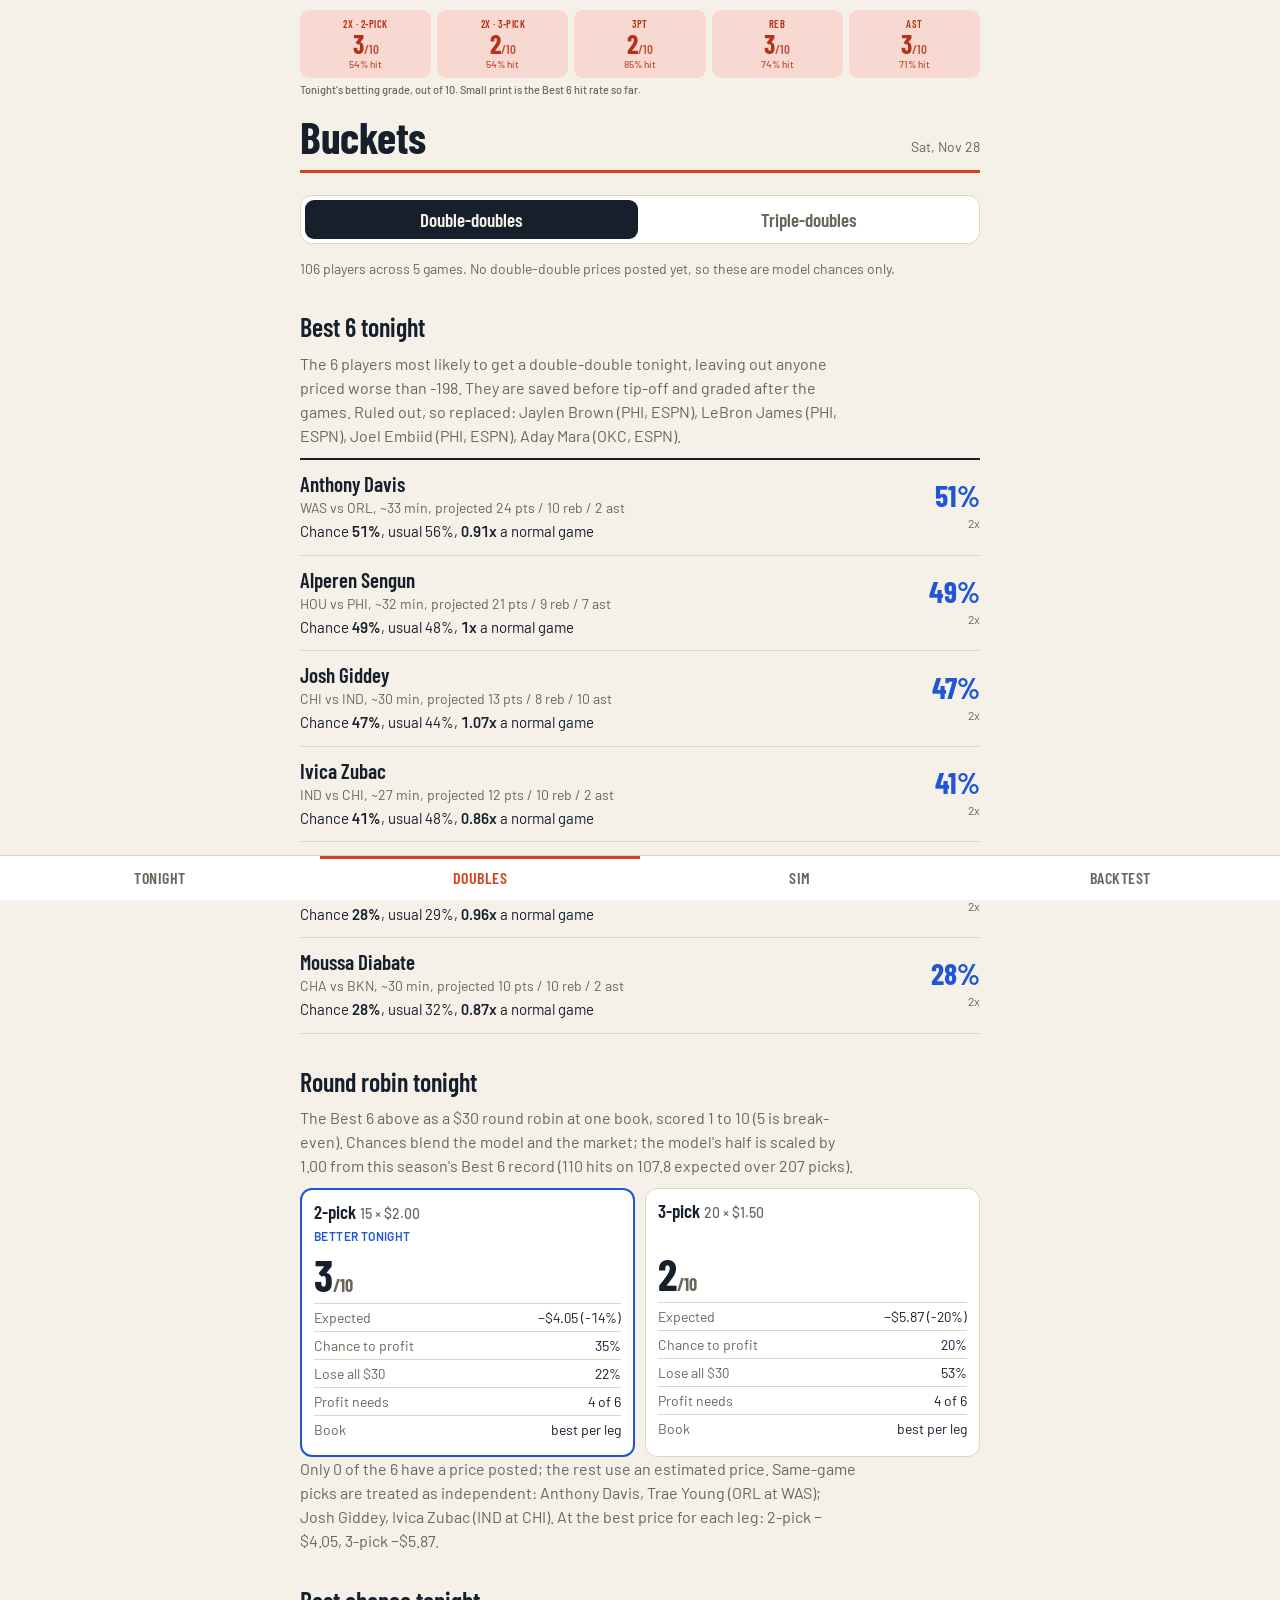
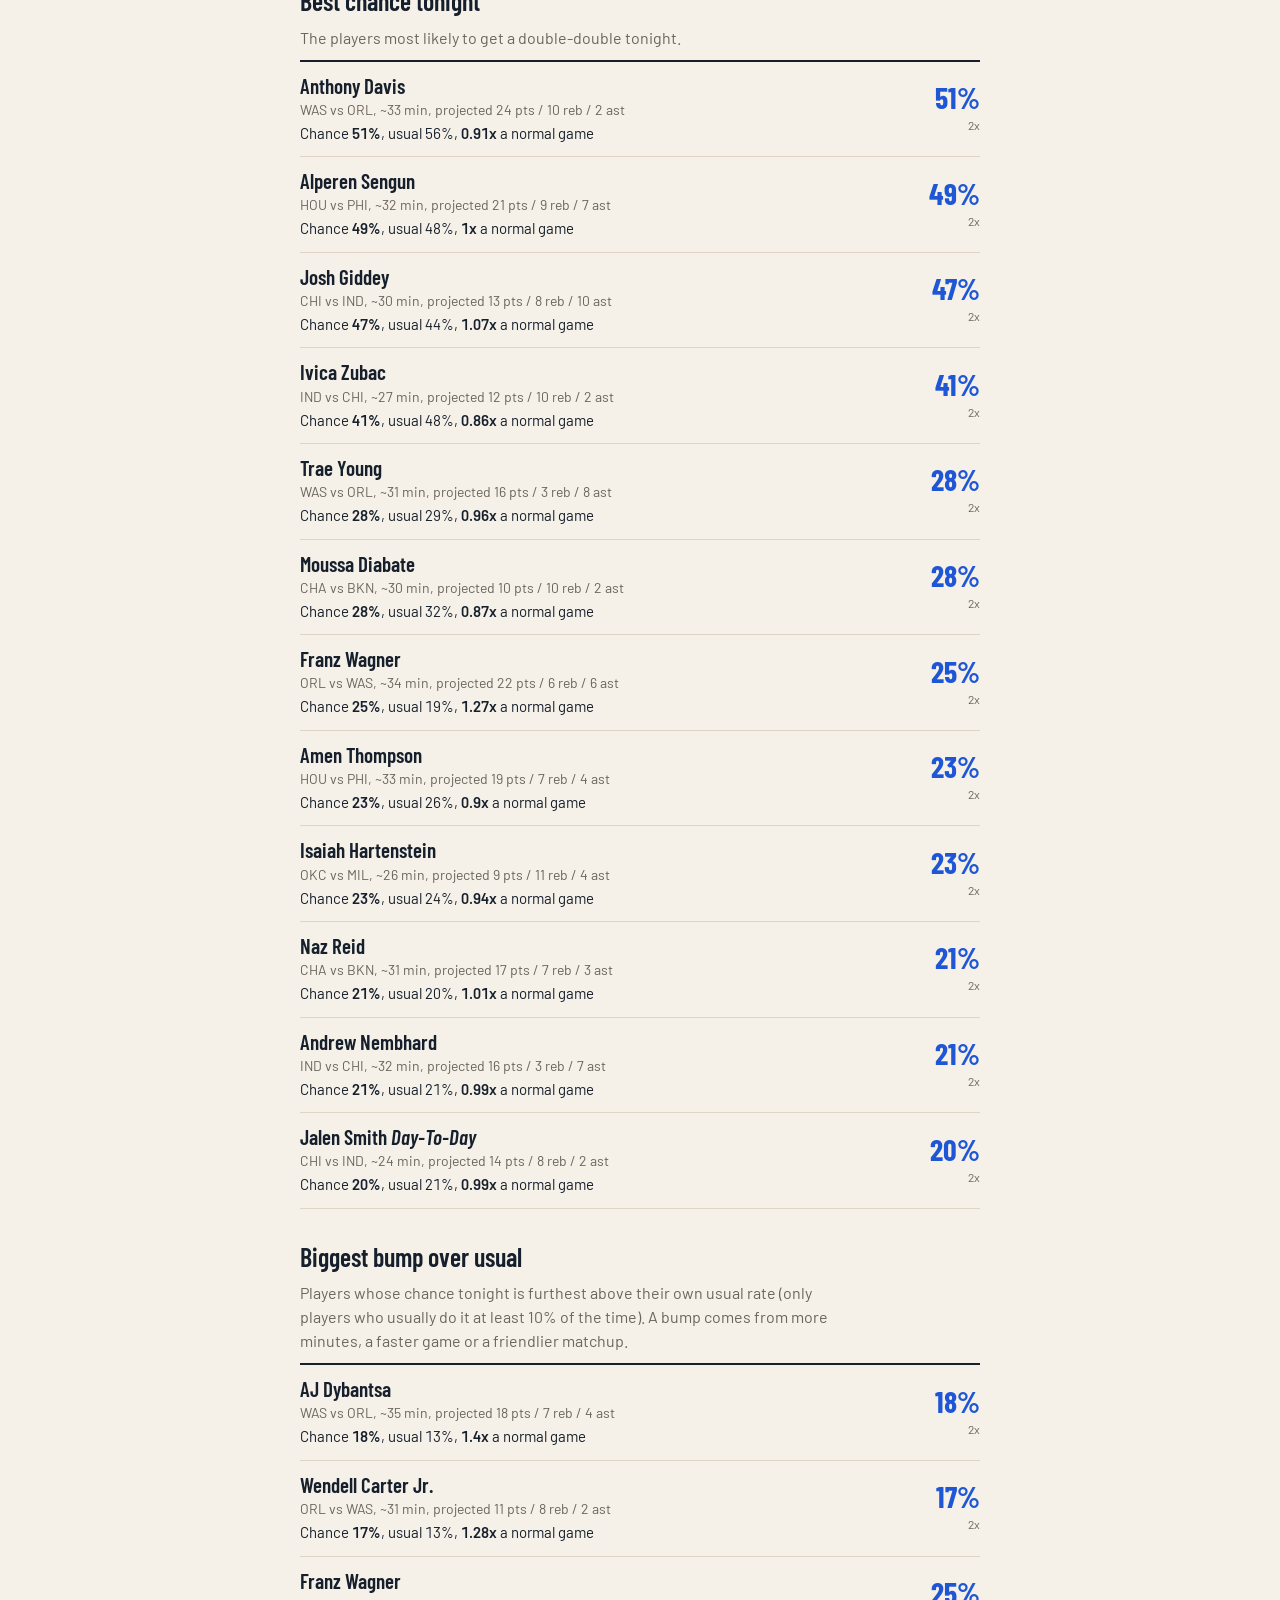
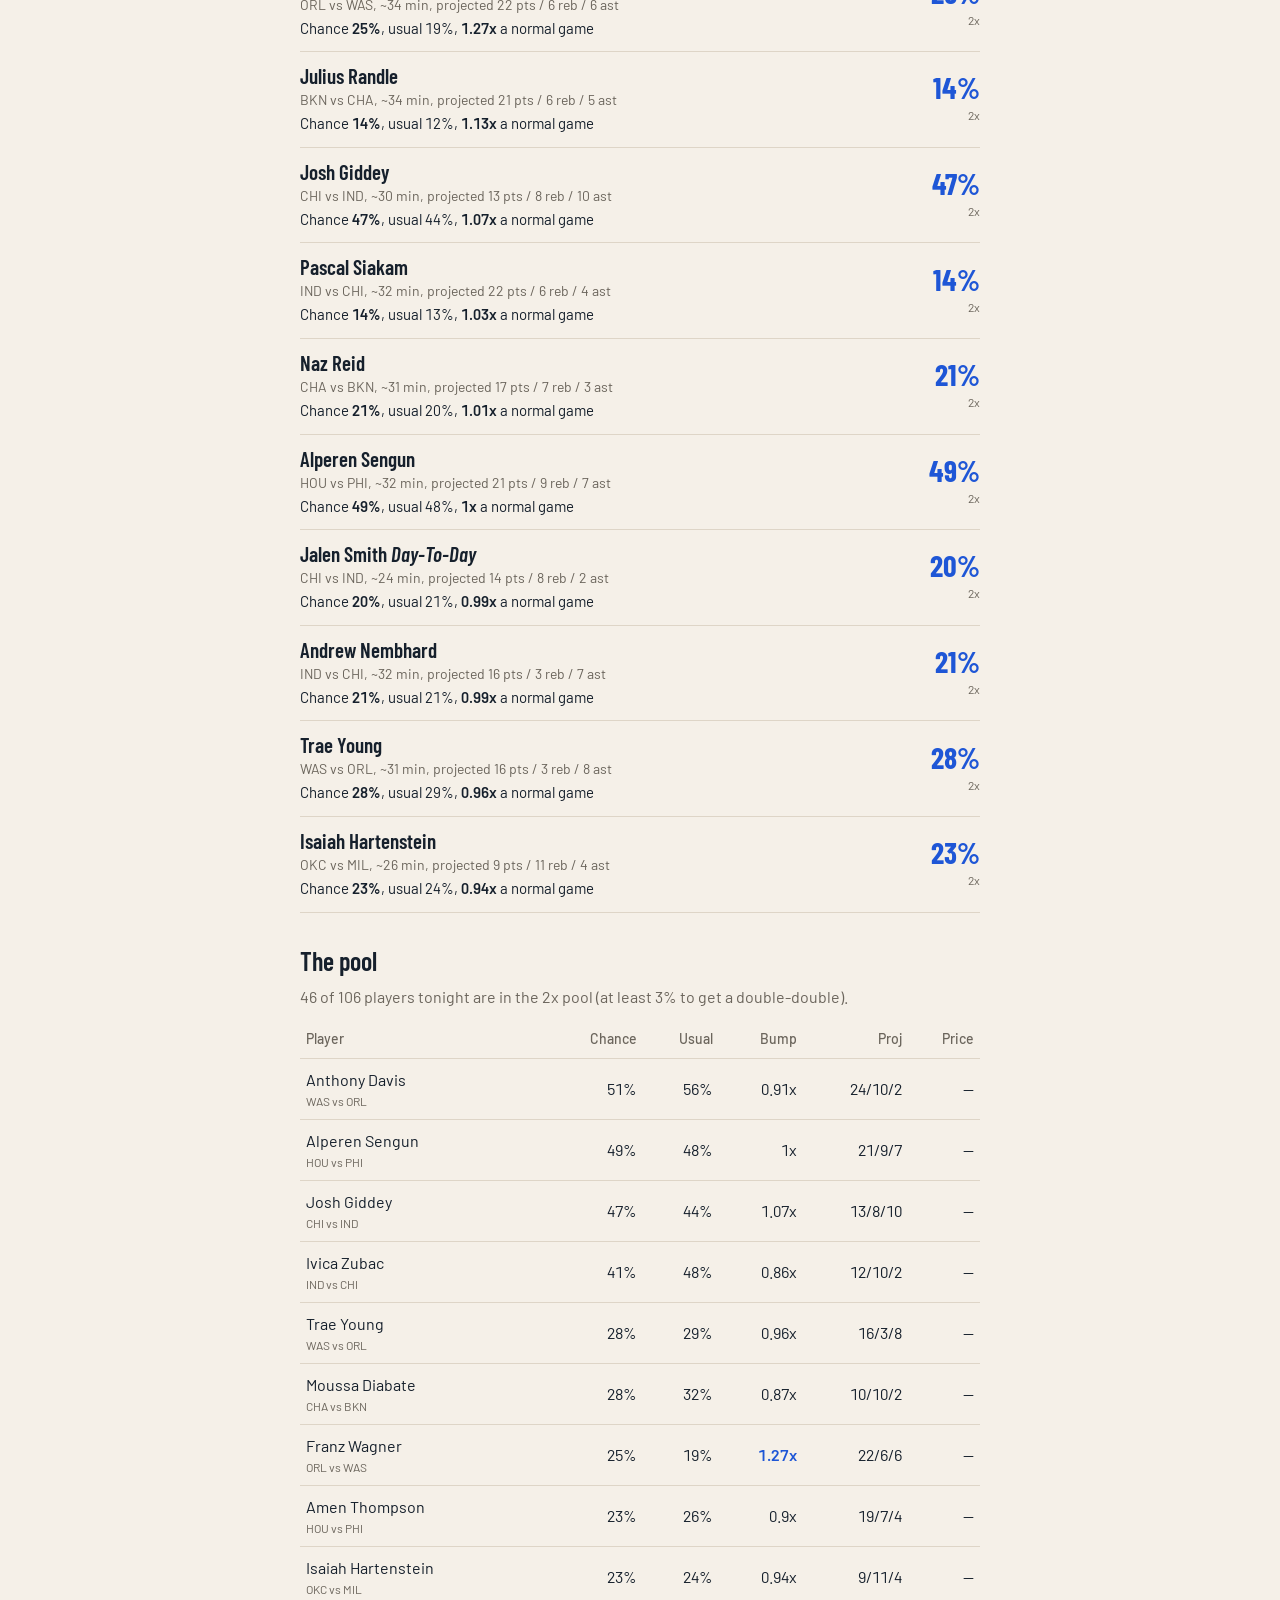
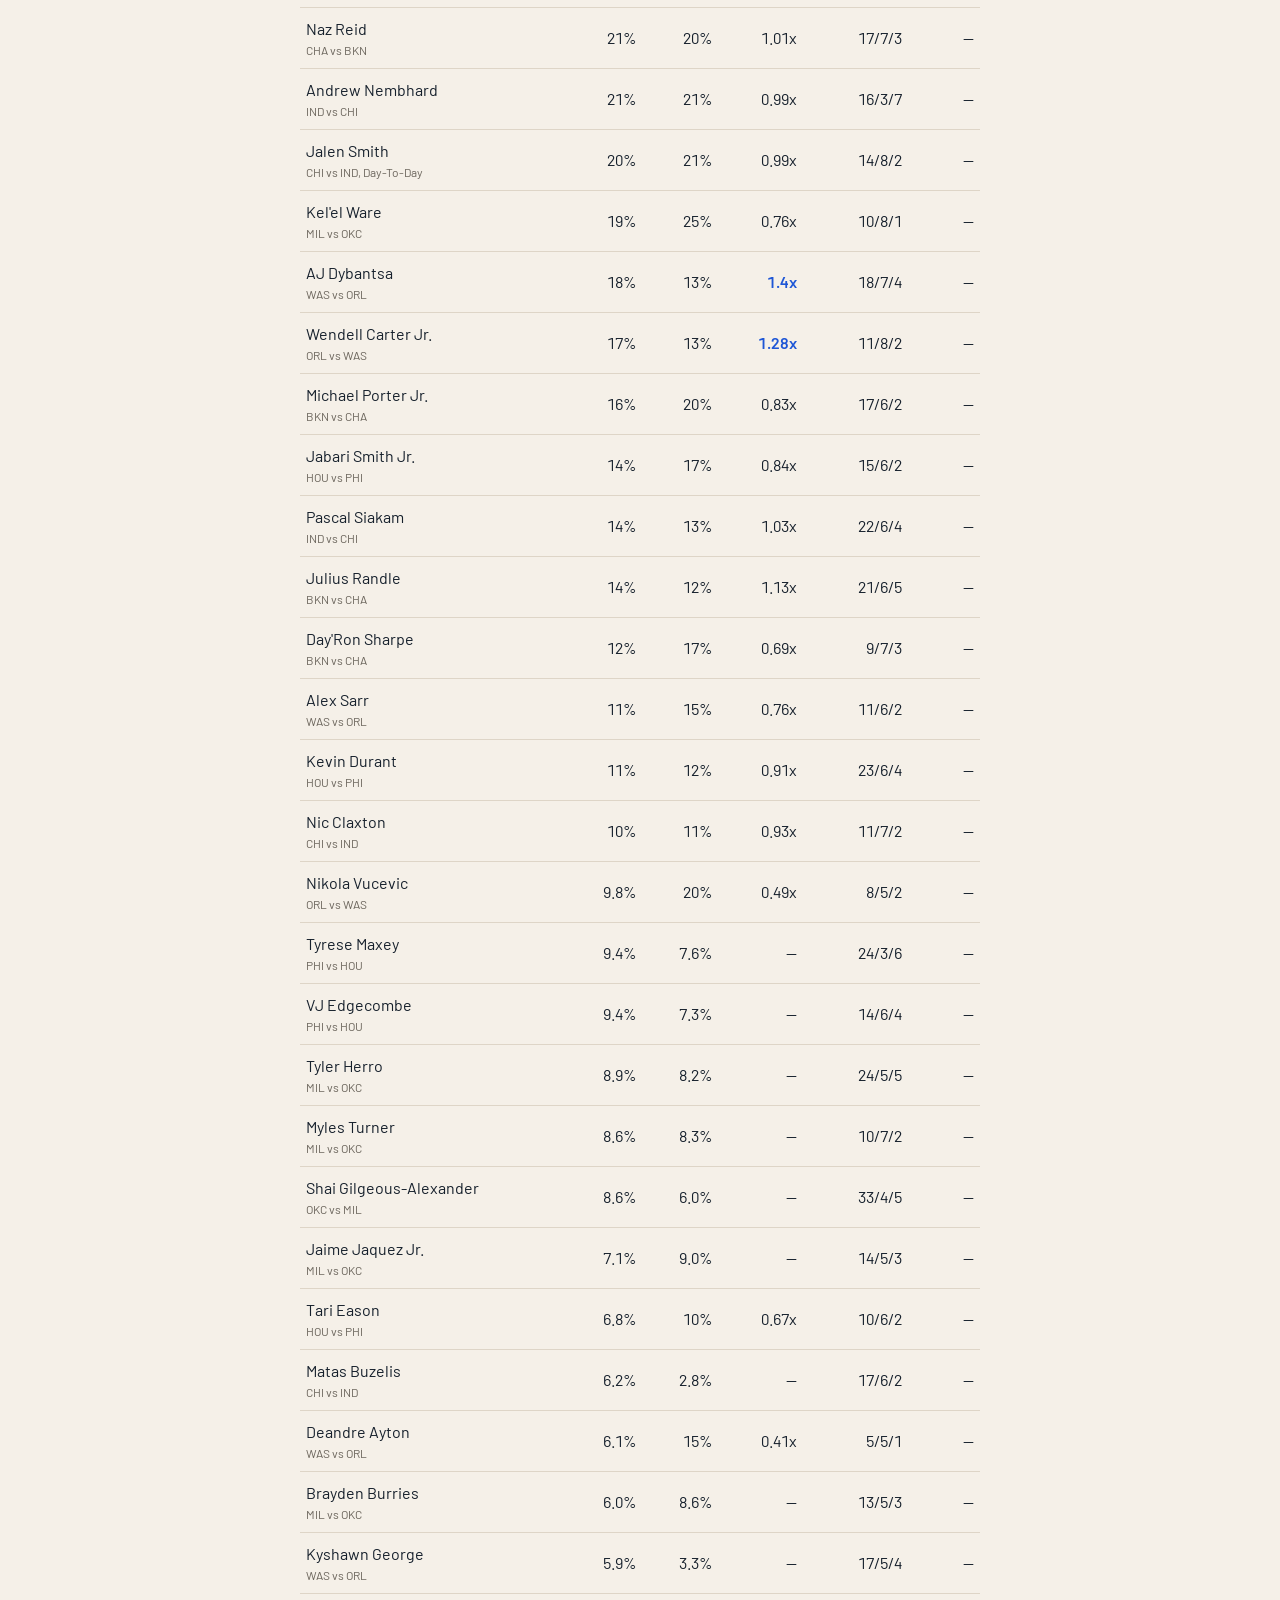
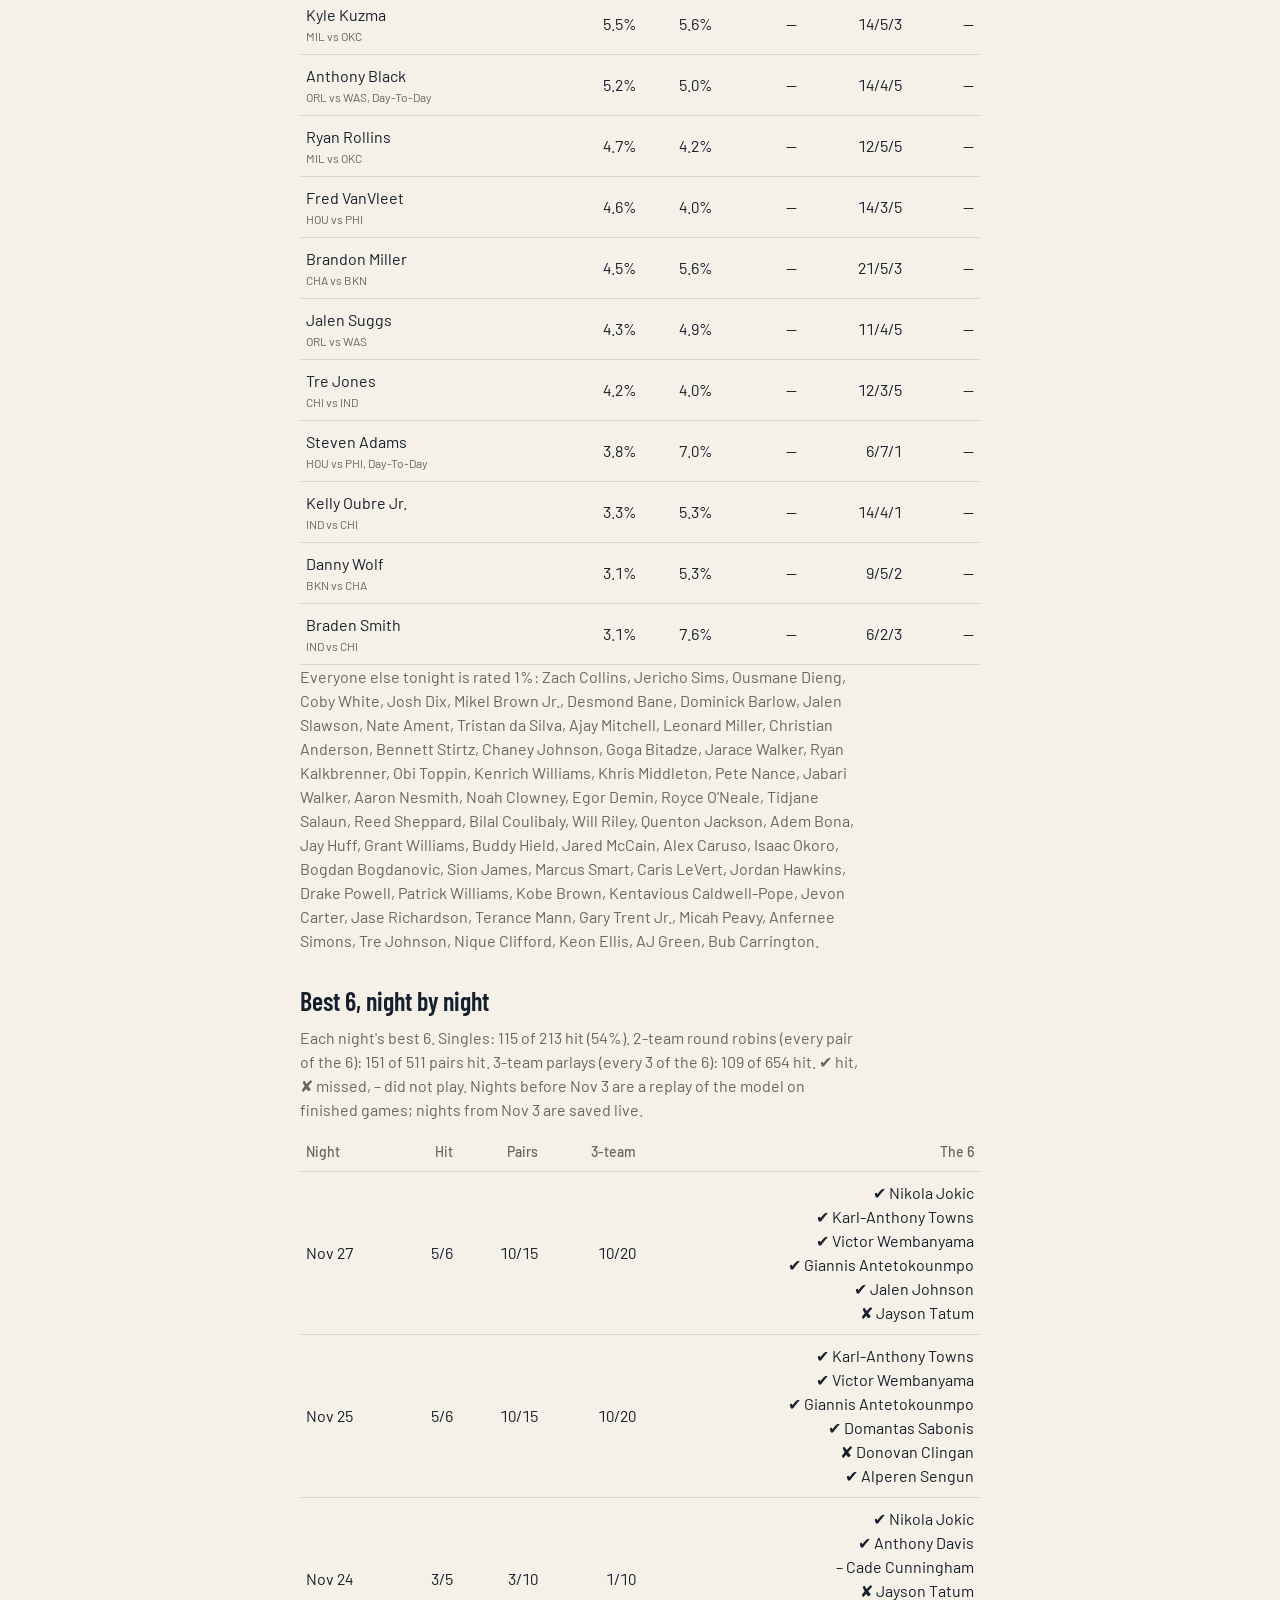
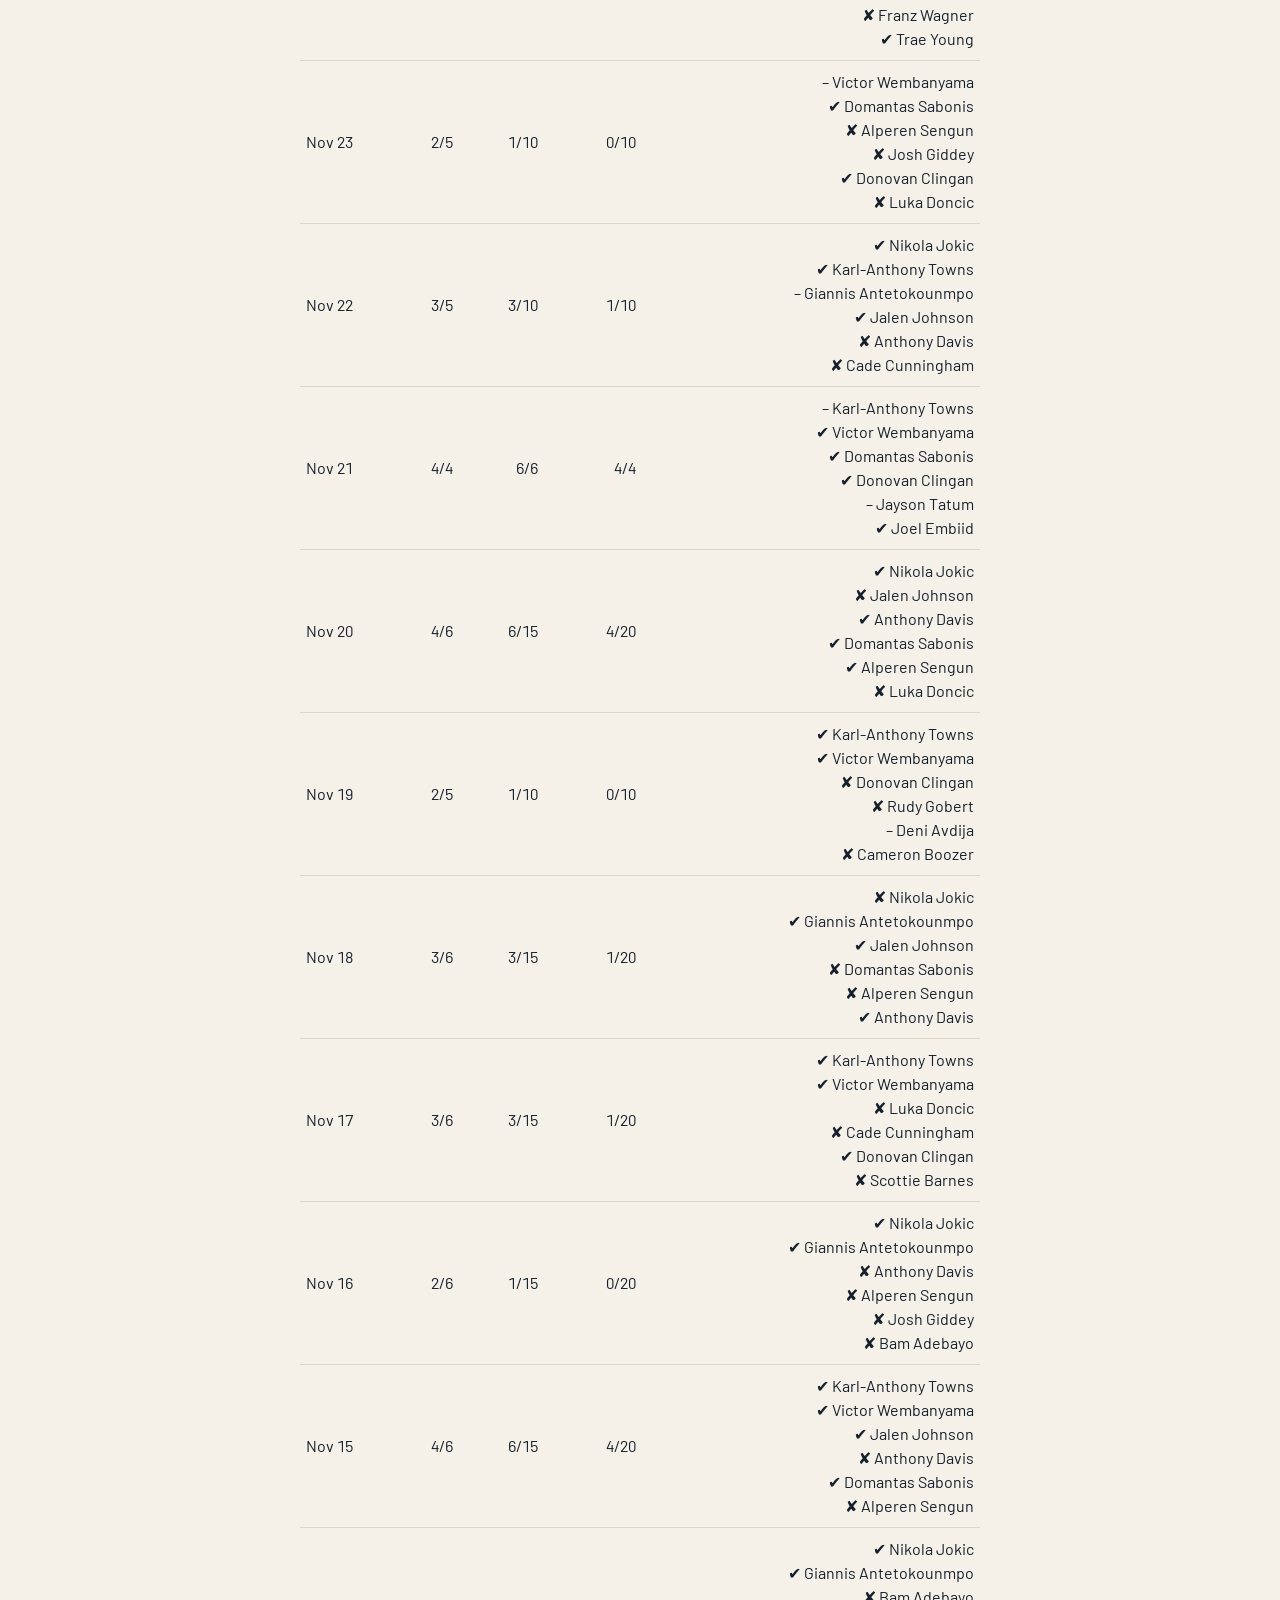
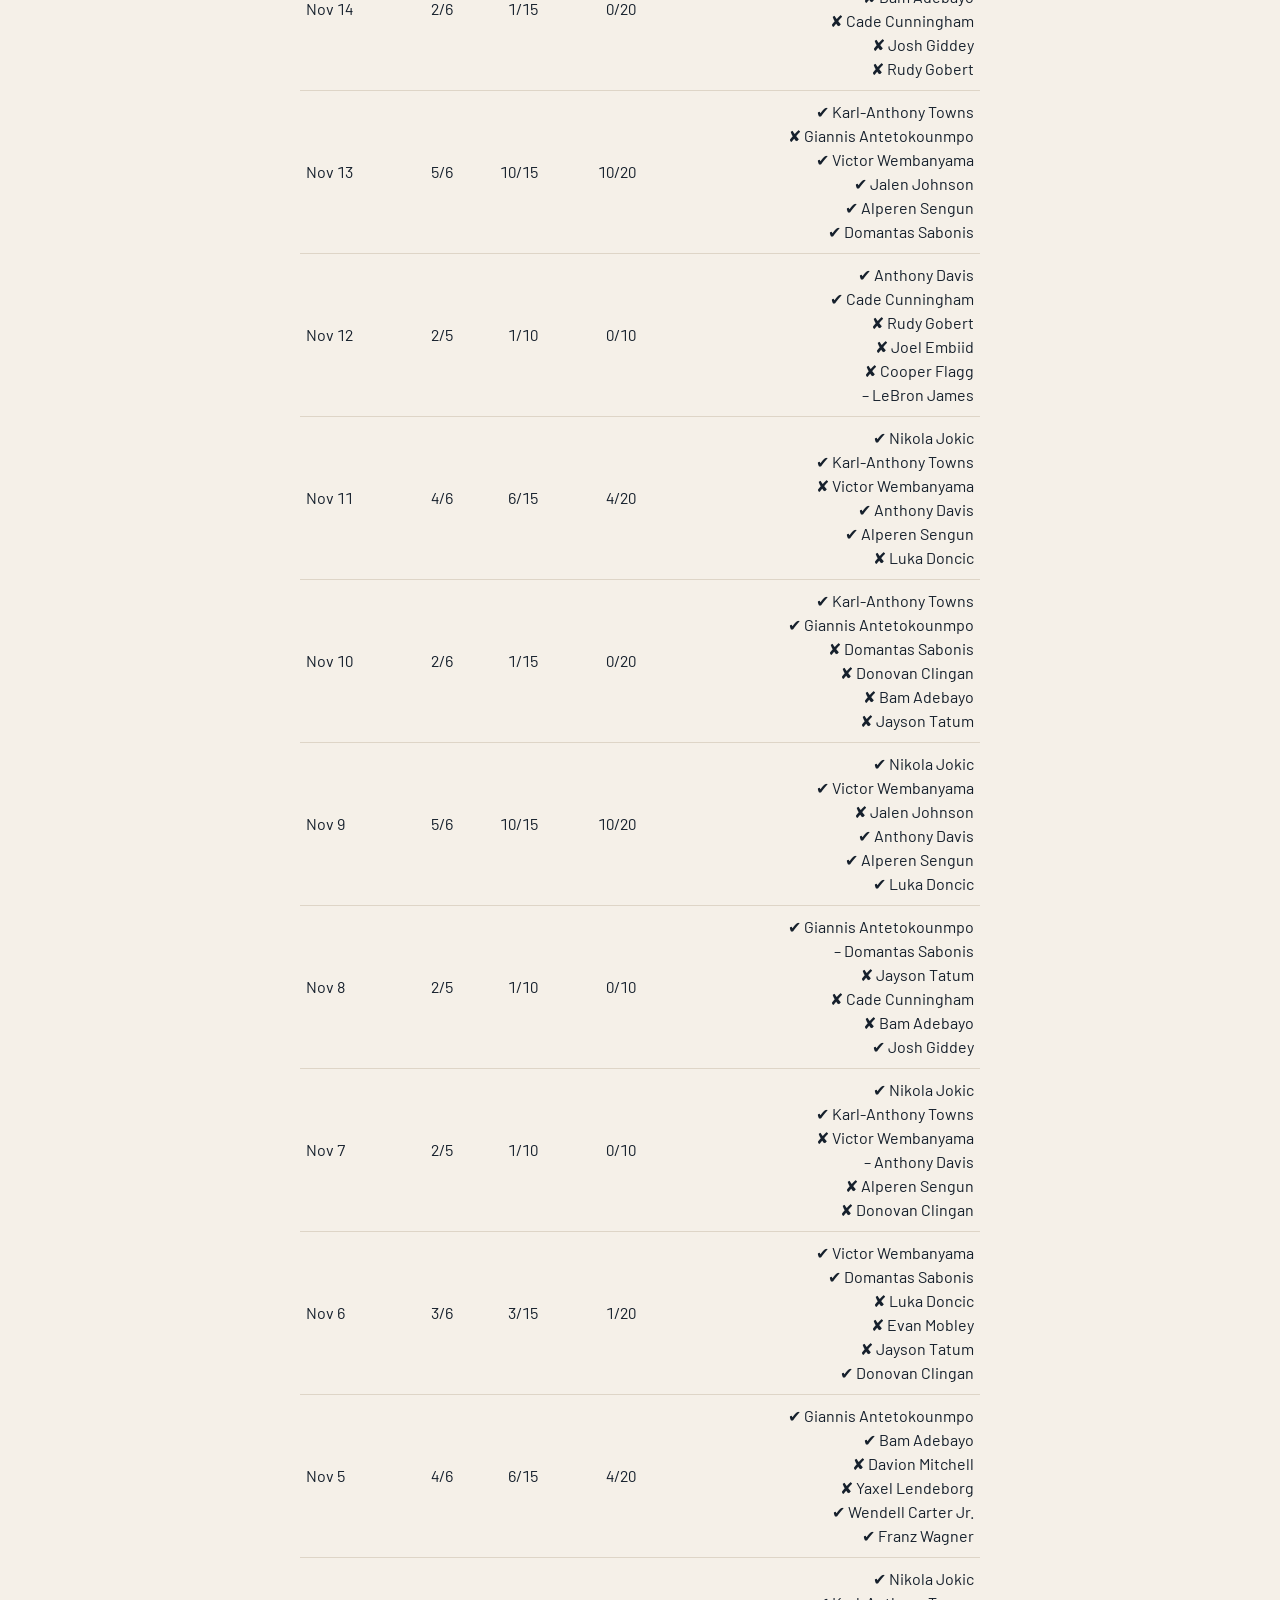
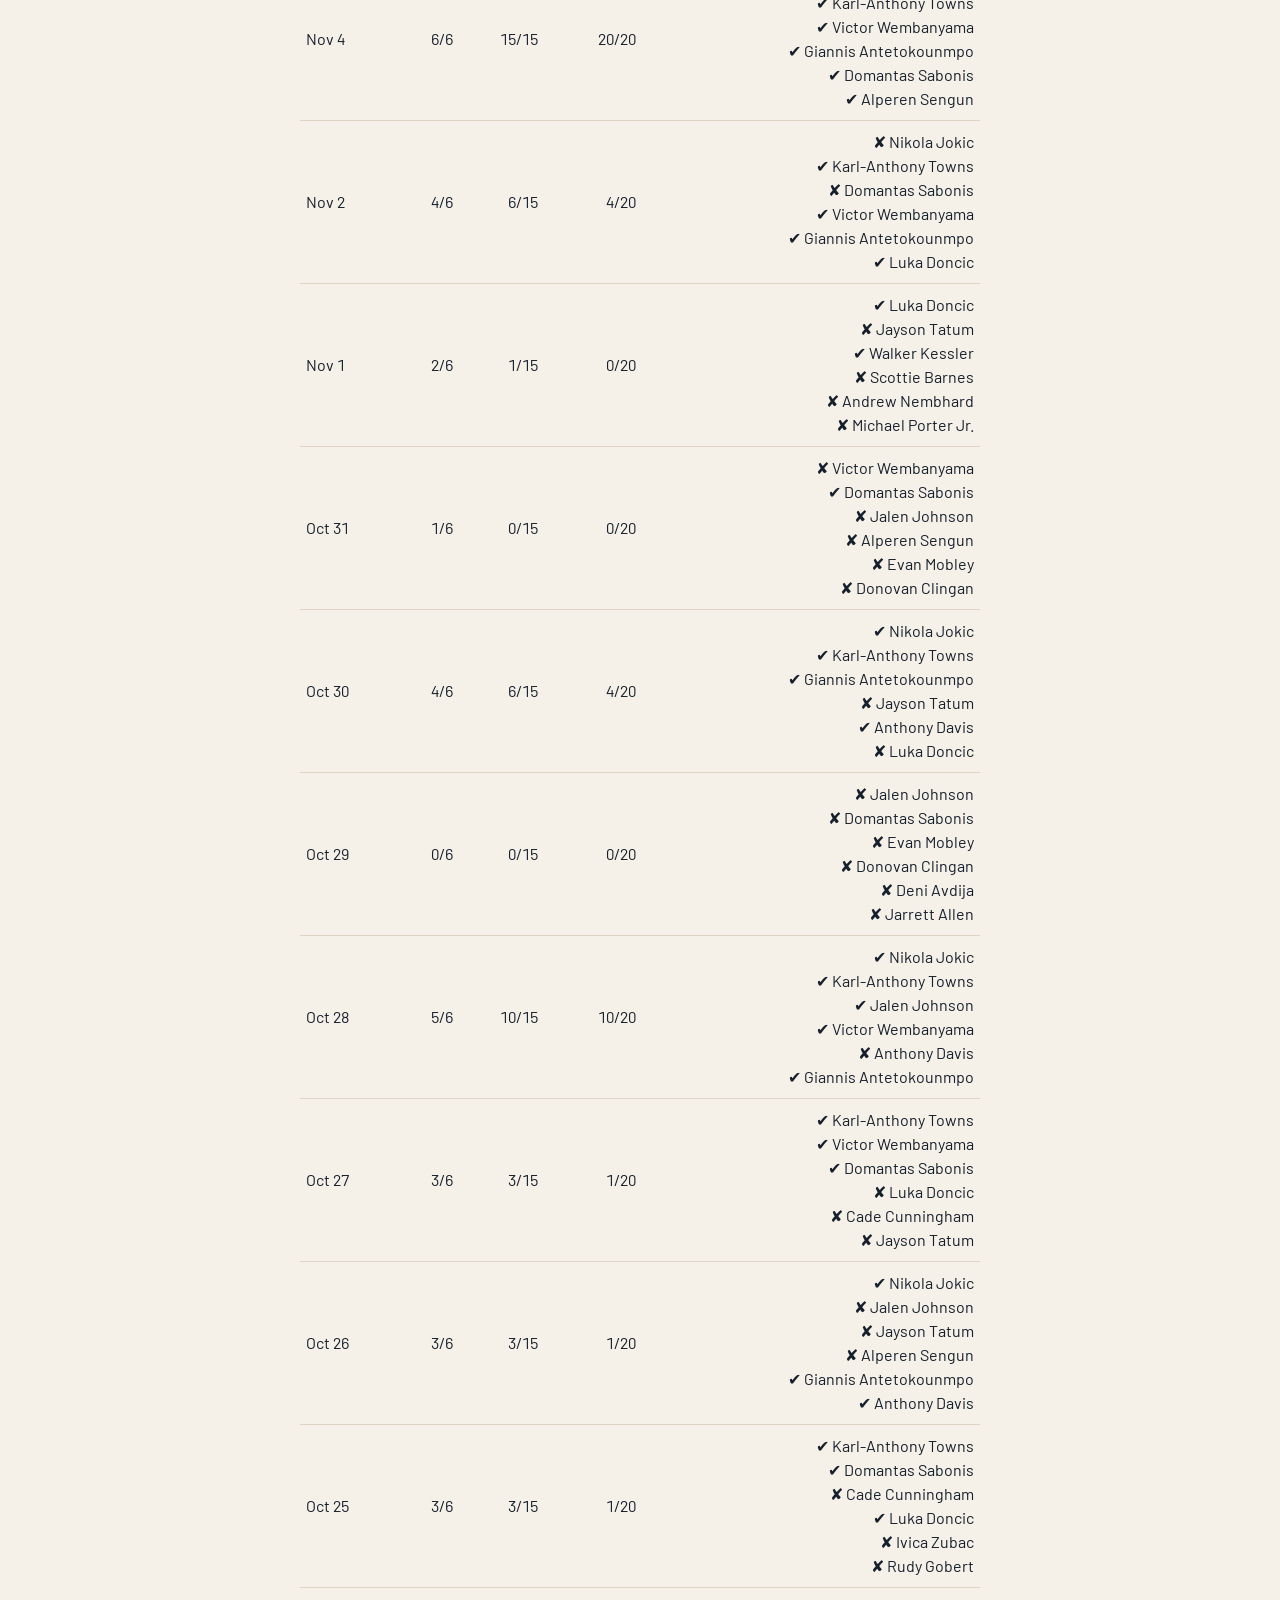
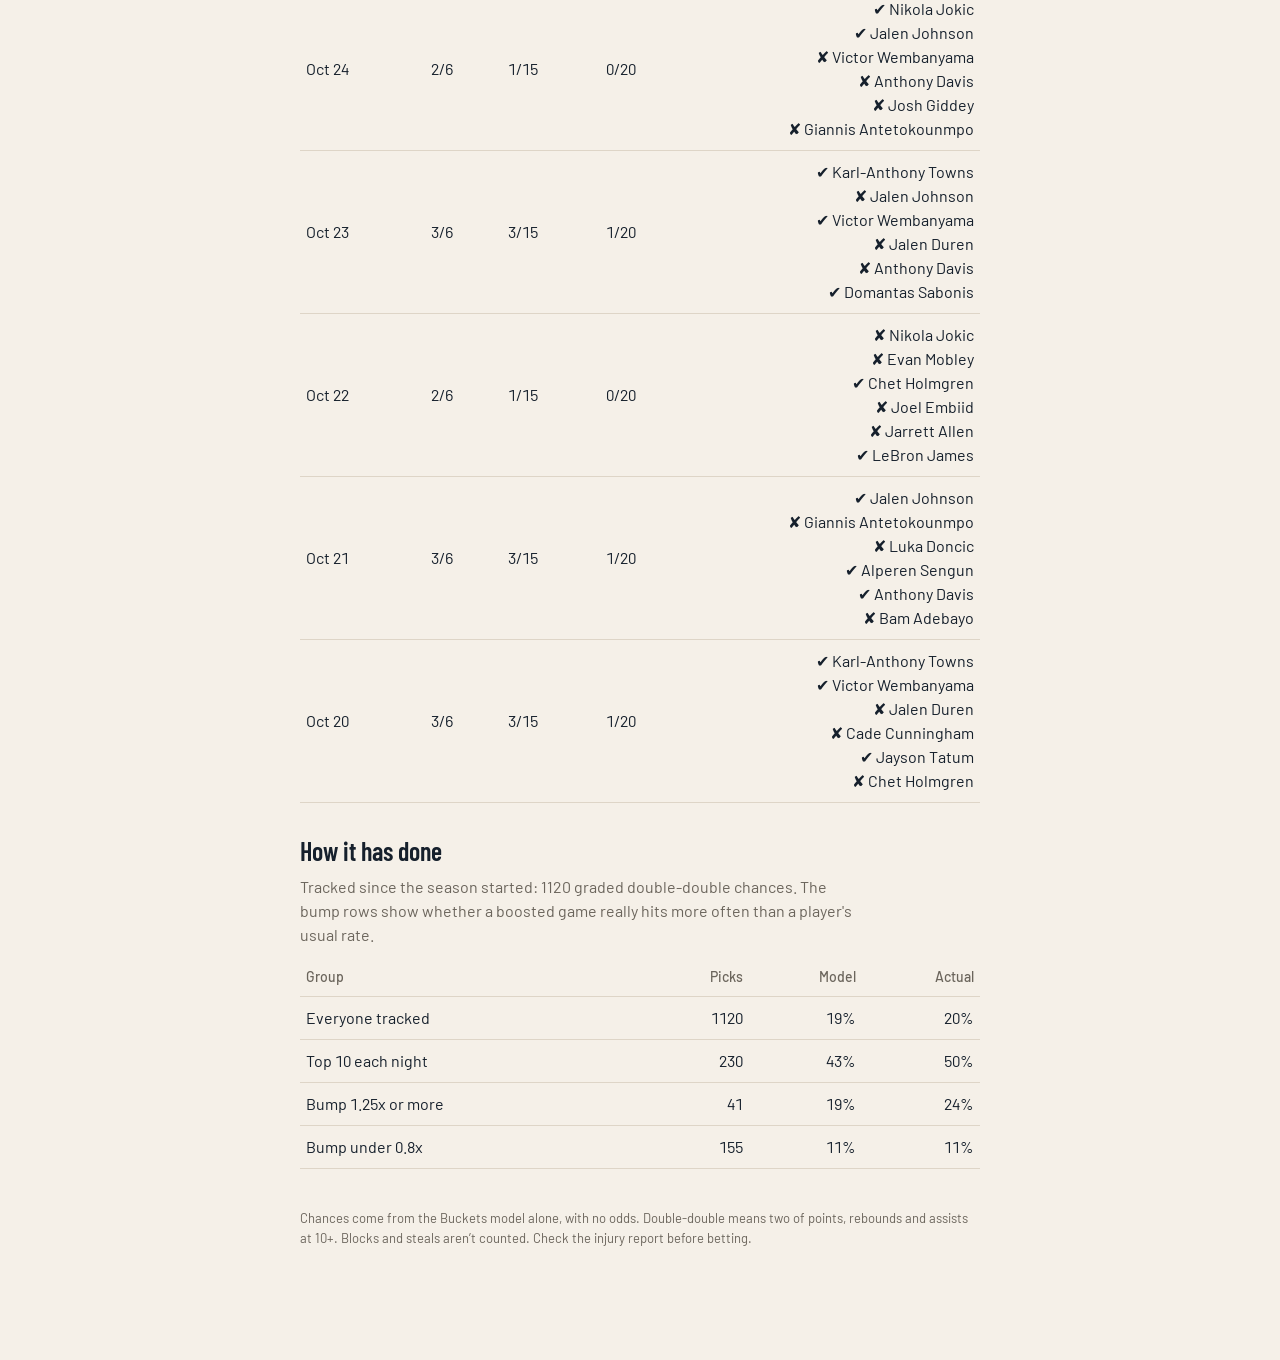
<file: docs/doubles.html>
<!doctype html>
<html lang="en">
<head>
<meta charset="utf-8">
<meta name="viewport" content="width=device-width, initial-scale=1, viewport-fit=cover">
<meta name="apple-mobile-web-app-capable" content="yes">
<meta name="apple-mobile-web-app-title" content="Buckets">
<title>Buckets — Doubles</title>
<link rel="preconnect" href="https://fonts.googleapis.com">
<link rel="preconnect" href="https://fonts.gstatic.com" crossorigin>
<link href="https://fonts.googleapis.com/css2?family=Barlow+Condensed:wght@500;600;700&family=Barlow:wght@400;500;600&display=swap" rel="stylesheet">
<link rel="icon" type="image/png" href="favicon.png">
<link rel="apple-touch-icon" href="apple-touch-icon.png">
<link rel="manifest" href="manifest.json">
<meta name="theme-color" content="#14110E">
<link rel="stylesheet" href="style.css">
<link rel="stylesheet" href="board.css">
</head>
<body>
<main>
  <header class="masthead">
    <h1 class="wordmark">Buckets</h1>
    <p><span id="when">Doubles</span></p>
  </header>
  <div id="app" hidden>
    <div class="switch two" role="group" aria-label="Kind">
      <button data-kind="dd" aria-pressed="true">Double-doubles</button>
      <button data-kind="td" aria-pressed="false">Triple-doubles</button>
    </div>
    <p class="status" id="status"></p>
    <section class="block">
      <h2>Best 6 tonight</h2>
      <p class="muted" id="sixNote"></p>
      <ol class="plays" id="six"></ol>
    </section>
    <section class="block" id="rrBlock" hidden>
      <h2>Round robin tonight</h2>
      <p class="muted" id="rrNote"></p>
      <div class="rr" id="rr"></div>
      <p class="muted" id="rrFoot"></p>
    </section>
    <section class="block">
      <h2>Best chance tonight</h2>
      <p class="muted" id="topNote"></p>
      <ol class="plays" id="top"></ol>
    </section>
    <section class="block">
      <h2>Biggest bump over usual</h2>
      <p class="muted" id="boostNote"></p>
      <ol class="plays" id="boost"></ol>
    </section>
    <section class="block">
      <h2>The pool</h2>
      <p class="muted" id="poolNote"></p>
      <div class="tablewrap">
        <table>
          <thead><tr><th>Player</th><th>Chance</th><th>Usual</th><th>Bump</th><th>Proj</th><th>Price</th></tr></thead>
          <tbody id="all"></tbody>
        </table>
      </div>
      <p class="muted" id="rest"></p>
    </section>
    <section class="block">
      <h2>Best 6, night by night</h2>
      <p class="muted" id="sixLogNote"></p>
      <div class="tablewrap" id="sixLogWrap" hidden>
        <table><thead><tr><th>Night</th><th>Hit</th><th>Pairs</th><th>3-team</th><th>The 6</th></tr></thead><tbody id="sixLog"></tbody></table>
      </div>
    </section>
    <section class="block">
      <h2>How it has done</h2>
      <p class="muted" id="liveNote"></p>
      <div class="tablewrap" id="liveWrap" hidden>
        <table><thead><tr><th>Group</th><th>Picks</th><th>Model</th><th>Actual</th></tr></thead><tbody id="live"></tbody></table>
      </div>
      <p class="muted" id="backNote"></p>
      <div class="tablewrap" id="backWrap" hidden>
        <table><thead><tr><th>Game looked</th><th>Games</th><th>Usual</th><th>Model</th><th>Actual</th></tr></thead><tbody id="back"></tbody></table>
      </div>
    </section>
  </div>
  <div class="empty" id="empty" hidden>
    <h2 id="emptyTitle">No doubles board yet</h2>
    <p id="emptyText">It appears after the next Tonight run.</p>
  </div>
  <footer>Chances come from the Buckets model alone, with no odds. Double-double means two of points, rebounds and assists at 10+. Blocks and steals aren’t counted. Check the injury report before betting.</footer>
</main>
<script src="doubles.js"></script>
<script src="nav.js"></script>
</body>
</html>
</file>
<file: docs/style.css>
:root{
  --ice:#F5F0E8; --board:#FFFFFF; --ink:#16202C; --muted:#6B655C; --rule:#DED5C7;
  --goal:#D4411C; --blue:#1E56D6; --crease:#F0D9C2;
  --display:"Barlow Condensed","Arial Narrow",Arial,sans-serif;
  --body:"Barlow","Helvetica Neue",Arial,sans-serif;
  color-scheme:light dark;
  box-sizing:border-box;
  padding-top:env(safe-area-inset-top,0px);
  padding-bottom:env(safe-area-inset-bottom,0px);
}
@media (prefers-color-scheme:dark){
  :root:not([data-theme="light"]){
    --ice:#14110E; --board:#1F1B17; --ink:#F3EDE4; --muted:#A59B8D; --rule:#3A332B;
    --goal:#FF6A3D; --blue:#7AA2FF; --crease:#3A2B20;
  }
}
:root[data-theme="dark"]{
  --ice:#14110E; --board:#1F1B17; --ink:#F3EDE4; --muted:#A59B8D; --rule:#3A332B;
  --goal:#FF6A3D; --blue:#7AA2FF; --crease:#3A2B20;
}
*,*::before,*::after{box-sizing:inherit}
html{scroll-padding-top:env(safe-area-inset-top,0px)}
body{margin:0;background:var(--ice);color:var(--ink);font:400 16px/1.5 var(--body);-webkit-font-smoothing:antialiased}
main{max-width:720px;margin:0 auto;padding:20px 20px 48px}
button{font:inherit;color:inherit}
:focus-visible{outline:2px solid var(--blue);outline-offset:3px}
.masthead{display:flex;align-items:flex-end;justify-content:space-between;gap:12px;
  padding-bottom:14px;border-bottom:3px solid var(--goal)}
.wordmark{font:700 44px/0.9 var(--display);letter-spacing:-0.5px;margin:0}
.masthead p{margin:0;color:var(--muted);font-size:14px;text-align:right;line-height:1.35}
.switch{display:grid;grid-template-columns:repeat(3,1fr);gap:4px;margin:22px 0 10px;
  background:var(--board);border:1px solid var(--rule);border-radius:12px;padding:4px}
.switch button{border:0;background:none;padding:10px 6px;border-radius:9px;cursor:pointer;
  font:600 19px/1 var(--display);color:var(--muted)}
.switch button[aria-pressed="true"]{background:var(--ink);color:var(--ice)}
.lines{display:flex;gap:8px}
.lines:empty{display:none}
.lines button{border:1px solid var(--rule);background:none;border-radius:999px;padding:6px 14px;
  cursor:pointer;font-size:14px;font-weight:500;color:var(--muted)}
.lines button[aria-pressed="true"]{border-color:var(--blue);color:var(--blue);background:var(--board)}
.verdict{margin:26px 0 8px}
.verdict .num{font:700 clamp(72px,22vw,120px)/0.85 var(--display);letter-spacing:-2px;display:block}
.verdict .num.up{color:var(--blue)} .verdict .num.down{color:var(--goal)}
.verdict p{margin:10px 0 0;font-size:18px;max-width:34ch}
.rink{position:relative;margin:26px 0 0;background:var(--board);border:2px solid var(--ink);
  border-radius:28px;padding:18px 16px 12px;overflow:hidden}
.rink::before{content:"";position:absolute;left:50%;top:50%;width:190px;height:190px;
  margin:-95px 0 0 -95px;border:2px solid var(--crease);border-radius:50%;pointer-events:none}
.rink h2{position:relative;margin:0 0 4px;font:600 22px/1.1 var(--display)}
.rink .sub{position:relative;margin:0 0 8px;color:var(--muted);font-size:14px}
.rink svg{position:relative;display:block;width:100%;height:auto;touch-action:manipulation}
.rink .axis{fill:var(--muted);font:500 12px var(--body)}
.rink .grid{stroke:var(--rule);stroke-width:1}
.rink .perfect{stroke:var(--goal);stroke-width:3;stroke-linecap:round}
.rink .dot{fill:var(--blue);fill-opacity:.82;stroke:var(--board);stroke-width:2;cursor:pointer;
  transition:fill-opacity .15s}
.rink .dot.on{fill-opacity:1;stroke:var(--ink)}
.rink .dot:focus{outline:none}
.rink .dot:focus-visible{stroke:var(--ink);stroke-width:3}
.readout{position:relative;min-height:44px;margin:6px 2px 4px;font-size:15px}
.readout strong{font:600 18px var(--display)}
.facts{display:grid;grid-template-columns:repeat(2,1fr);margin:28px 0 0;border-top:1px solid var(--rule)}
.fact{padding:14px 0;border-bottom:1px solid var(--rule)}
.fact:nth-child(odd){padding-right:14px;border-right:1px solid var(--rule)}
.fact:nth-child(even){padding-left:14px}
.fact b{display:block;font:600 34px/1 var(--display);font-variant-numeric:tabular-nums}
.fact span{color:var(--muted);font-size:14px}
section.block{margin-top:34px}
section.block h2{font:600 26px/1.1 var(--display);margin:0 0 10px}
section.block p{margin:0 0 10px;max-width:62ch}
.muted{color:var(--muted)}
.conf{display:grid;grid-template-columns:1fr 1fr;gap:12px}
.conf div{background:var(--board);border-left:4px solid var(--blue);border-radius:4px 10px 10px 4px;padding:12px 14px}
.conf b{font:600 30px/1 var(--display);display:block}
.conf span{font-size:14px;color:var(--muted)}
.tablewrap{overflow-x:auto}
table{width:100%;border-collapse:collapse;font-variant-numeric:tabular-nums}
th,td{padding:9px 6px;text-align:right;border-bottom:1px solid var(--rule)}
th:first-child,td:first-child{text-align:left}
th{font-weight:500;color:var(--muted);font-size:14px}
td.gap-bad{color:var(--goal)}
.fits li{display:flex;justify-content:space-between;padding:8px 0;border-bottom:1px solid var(--rule)}
.fits{list-style:none;margin:0;padding:0}
.fits li.best{font-weight:600}
.fits li.best em{font-style:normal;color:var(--blue);font-size:13px;margin-left:8px}
.empty{margin-top:40px;background:var(--board);border:2px dashed var(--rule);border-radius:20px;padding:28px 22px}
.empty h2{font:600 28px/1.1 var(--display);margin:0 0 8px}
.empty ol{margin:8px 0 0;padding-left:20px}
footer{margin-top:40px;color:var(--muted);font-size:13px}
@media (min-width:600px){
  .facts{grid-template-columns:repeat(4,1fr)}
  .fact:nth-child(odd),.fact:nth-child(even){padding:14px;border-right:1px solid var(--rule)}
  .fact:first-child{padding-left:0} .fact:last-child{border-right:0}
}
@media (prefers-reduced-motion:reduce){*{transition:none!important}}

/* bottom tab bar shared by every page */
body{padding-bottom:64px}
.tabbar{position:fixed;left:0;right:0;bottom:0;display:flex;background:var(--board);border-top:1px solid var(--rule);
  padding-bottom:env(safe-area-inset-bottom,0px);z-index:10}
.tabbar a{flex:1;text-align:center;padding:14px 0;font:600 16px/1 var(--display);letter-spacing:.5px;text-transform:uppercase;
  color:var(--muted);text-decoration:none}
.tabbar a[aria-current="page"]{color:var(--goal);box-shadow:inset 0 3px 0 var(--goal)}

:root{--good-bg:#DDF0E2;--good-fg:#1D7A3E;--mid-bg:#FBEBC8;--mid-fg:#8A5E00;--bad-bg:#F8D9D2;--bad-fg:#B3321A}
@media (prefers-color-scheme:dark){:root:not([data-theme="light"]){--good-bg:#1E3A29;--good-fg:#6FD08C;--mid-bg:#47381A;--mid-fg:#F0B94A;--bad-bg:#4A2620;--bad-fg:#FF8A6B}}
:root[data-theme="dark"]{--good-bg:#1E3A29;--good-fg:#6FD08C;--mid-bg:#47381A;--mid-fg:#F0B94A;--bad-bg:#4A2620;--bad-fg:#FF8A6B}
.b6strip{display:block;max-width:720px;margin:0 auto;padding:10px 20px 0;text-decoration:none;color:var(--ink)}
.b6strip[hidden]{display:none}
.b6row{display:grid;grid-template-columns:repeat(5,1fr);gap:6px}
.b6cap{font:500 11px/1.3 var(--body);color:var(--muted);margin-top:5px}
.b6c{display:flex;flex-direction:column;align-items:center;justify-content:center;gap:1px;padding:7px 2px;border-radius:9px;border:1px solid var(--rule);background:var(--board);min-height:62px;text-align:center}
.b6c b{font:700 26px/1 var(--display)}
.b6c b small{font-size:.5em;font-weight:600;opacity:.8}
.b6c .b6l{font:600 10.5px/1.1 var(--display);letter-spacing:.5px;text-transform:uppercase;white-space:nowrap}
.b6c i{font:500 10px/1.2 var(--body);font-style:normal;opacity:.85;white-space:nowrap}
.b6c.good{background:var(--good-bg);color:var(--good-fg);border-color:transparent}
.b6c.mid{background:var(--mid-bg);color:var(--mid-fg);border-color:transparent}
.b6c.bad{background:var(--bad-bg);color:var(--bad-fg);border-color:transparent}
</file>
<file: docs/board.css>
.masthead a{color:var(--blue);font-weight:500;text-decoration:none}
.switch.two{grid-template-columns:1fr 1fr}
.chips{display:flex;gap:8px;overflow-x:auto;padding-bottom:4px;scrollbar-width:none}
.chips::-webkit-scrollbar{display:none}
.chips button{flex:none;border:1px solid var(--rule);background:none;border-radius:999px;padding:6px 14px;
  cursor:pointer;font-size:14px;font-weight:500;color:var(--muted)}
.chips button[aria-pressed="true"]{border-color:var(--blue);color:var(--blue);background:var(--board)}
.status{margin:14px 0 0;font-size:14px;color:var(--muted)}
.plays{list-style:none;margin:0;padding:0;border-top:2px solid var(--ink)}
.play{display:grid;grid-template-columns:1fr auto;gap:2px 12px;padding:12px 0;border-bottom:1px solid var(--rule)}
.play .who{font:600 21px/1.1 var(--display)}
.play .game{grid-column:1;color:var(--muted);font-size:14px}
.play .nums{grid-column:1;font-size:15px;font-variant-numeric:tabular-nums}
.play .nums b{font-weight:600}
.play .ev{grid-row:1 / span 3;grid-column:2;align-self:center;text-align:right}
.play .ev b{display:block;font:700 30px/1 var(--display);color:var(--blue)}
.play .ev span{font-size:12px;color:var(--muted)}
.plays.flagged .ev b{color:var(--goal)}
.plays:empty{border-top:0}
td.pos{color:var(--blue);font-weight:600}
td .sub{display:block;color:var(--muted);font-size:12px}
td:first-child{max-width:150px}
.rr{display:grid;grid-template-columns:1fr 1fr;gap:10px}
.rr .fmt{background:var(--board);border:1px solid var(--rule);border-radius:12px;padding:12px}
.rr .fmt.best{border:2px solid var(--blue)}
.rr .fmt h3{margin:0;font:600 19px/1.1 var(--display)}
.rr .fmt .score{display:block;font:700 44px/1 var(--display);margin:6px 0 2px}
.rr .fmt .score small{font-size:18px;color:var(--muted)}
.rr .fmt .tag{font-size:12px;font-weight:600;color:var(--blue);text-transform:uppercase;letter-spacing:.4px}
.rr .fmt ul{list-style:none;margin:6px 0 0;padding:0;font-size:14px;font-variant-numeric:tabular-nums}
.rr .fmt li{display:flex;justify-content:space-between;gap:8px;border-top:1px solid var(--rule);padding:3px 0}
.rr .fmt li span:first-child{color:var(--muted)}
.rr .fmt h3 .n{font:500 14px var(--body);color:var(--muted)}
</file>
